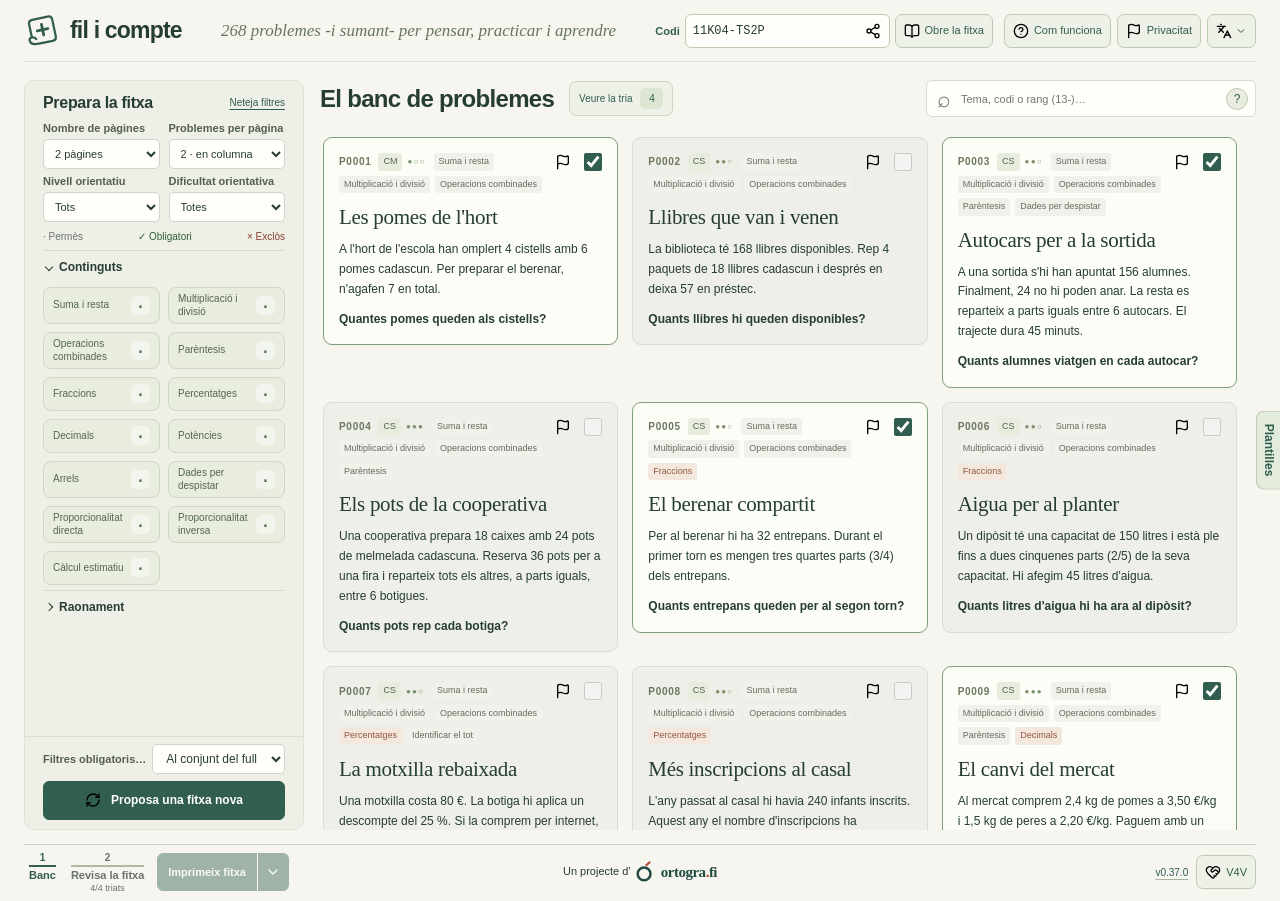
<file: index.html>
<!doctype html>
<html lang="ca">
<head>
  <meta charset="utf-8"><meta name="viewport" content="width=device-width,initial-scale=1">
  <title>Problemes de matemàtiques en català | Fil i compte</title>
  <meta name="description" content="Tria problemes de matemàtiques en català i crea fitxes imprimibles amb solucionari per a cicle mitjà, cicle superior i inici d’ESO.">
  <link rel="canonical" href="https://filicompte.ortogra.fi/">
  <link rel="alternate" hreflang="ca" href="https://filicompte.ortogra.fi/">
  <link rel="alternate" hreflang="es" href="https://filicompte.ortogra.fi/es/">
  <link rel="icon" type="image/svg+xml" sizes="any" href="assets/brand/favicon.svg">
  <link rel="stylesheet" href="styles.css">
  <script defer src="catalog-data.js"></script><script defer src="i18n.js"></script><script defer src="core.js"></script><script defer src="lot-code.js"></script><script defer src="releases.js"></script><script defer src="analytics.js"></script><script defer src="privacy-help.js"></script><script defer src="app.js"></script>
</head>
<body>
  <a class="skip" href="#catalogue">Salta al banc de problemes</a>
  <div class="app-shell">
    <header class="masthead"><a class="brand" href="./index.html"><img class="brand-mark" src="assets/brand/fil-i-compte.svg" width="36" height="36" alt=""><span>fil i compte</span></a><span class="edition" id="catalogue-motto"></span><div class="masthead-actions"><form id="lot-form" class="code-form"><label for="lot-input">Codi</label><div class="code-input-wrap"><input id="lot-input" maxlength="400" spellcheck="false" autocapitalize="characters" autocomplete="off" placeholder="Enganxa un codi" aria-describedby="code-status"><button class="code-copy" type="button" id="lot-copy" aria-label="Copia el codi actual" title="Copia el codi actual"><img class="ui-icon" src="assets/lucide/share-2.svg" alt="" width="16" height="16"></button></div><button class="footer-pill code-load" type="submit" aria-label="Obre la fitxa del codi introduït" title="Obre la fitxa del codi introduït"><img class="ui-icon" src="assets/lucide/book-open.svg" alt="" width="16" height="16"><span>Obre la fitxa</span></button><span id="code-status" role="status"></span></form><button class="footer-pill" aria-label="Com funciona" id="help-toggle" aria-haspopup="dialog" aria-controls="help-dialog"><img class="ui-icon" src="assets/lucide/circle-question-mark.svg" alt="" width="16" height="16"> <span class="help-label">Com funciona</span></button><button type="button" class="footer-pill" id="privacy-open" aria-label="Privacitat i avisos" aria-haspopup="dialog" aria-controls="privacy-dialog" title="Privacitat i avisos"><img class="ui-icon" src="assets/lucide/flag.svg" alt="" width="16" height="16"><span class="privacy-label">Privacitat</span></button>
      <div class="masthead-tools">
        <button id="templates-open" class="templates-tab" aria-haspopup="dialog" aria-controls="lot-dialog">Plantilles</button>
        <button class="footer-pill language-toggle" id="language-toggle" type="button" popovertarget="language-menu" aria-label="Idioma" title="Idioma" aria-controls="language-menu"><img class="ui-icon" src="assets/lucide/languages.svg" alt="" width="16" height="16"><svg class="language-chevron" width="12" height="12" viewBox="0 0 24 24" fill="none" stroke="currentColor" stroke-width="2" stroke-linecap="round" stroke-linejoin="round" aria-hidden="true"><path d="m6 9 6 6 6-6"/></svg></button>
      </div>
    </div></header>
    <div class="step-viewport"><div class="step-track">
    <main class="workspace" id="bank-step">
      <aside id="bank-filters" class="filters" aria-label="Prepara la fitxa">
        <button id="bank-filter-toggle" class="mobile-panel-toggle" type="button" aria-expanded="false" aria-controls="bank-filter-heading filter-options bank-filter-scope">Filtres</button>
        <div id="bank-filter-heading" class="panel-heading"><h2>Prepara la fitxa</h2><button id="reset" class="text-button">Neteja filtres</button></div>
        <div id="filter-options" class="filter-scroll" role="region" aria-label="Opcions de configuració"><div class="two-fields"><div class="field"><label for="page-count">Nombre de pàgines</label><select id="page-count"><option value="1">1 pàgina</option><option value="2" selected>2 pàgines</option><option value="4">4 pàgines</option><option value="6">6 pàgines</option></select></div><div class="field"><label for="per-page">Problemes per pàgina</label><select id="per-page"><option value="2">2 · en columna</option><option value="3">3 · en columna</option><option value="4">4 · 2 × 2</option></select></div></div>
        <div class="two-fields"><div class="field"><label for="level">Nivell orientatiu</label><select id="level" aria-describedby="orientation-instructions" title="Inclou combinacions equivalents de nivell i dificultat."><option value="">Tots</option><option value="mitja">Cicle mitjà</option><option value="superior">Cicle superior</option><option value="eso">Inici d’ESO</option></select></div><div class="field"><label for="difficulty">Dificultat orientativa</label><select id="difficulty" aria-describedby="orientation-instructions" title="CS intermedi equival a CM repte i inici d’ESO accessible."><option value="">Totes</option><option value="1">Accessible</option><option value="2">Intermedi</option><option value="3">Repte</option></select></div></div><p id="orientation-instructions" class="sr-only">Nivell i dificultat s'interpreten conjuntament i inclouen combinacions equivalents entre cicles. Per exemple, cicle superior intermedi inclou cicle mitjà repte i inici d'ESO accessible.</p>
        <p class="filter-key"><span>· Permès</span><span>✓ Obligatori</span><span>× Exclòs</span></p>
        <p id="feature-instructions" class="sr-only">Clica per passar de permès a obligatori, d'obligatori a exclòs i d'exclòs a permès. També pots fer servir les fletxes esquerra i dreta.</p>
        <div class="filter-sections">
          <section class="filter-section">
            <h3><button type="button" id="contents-title" class="filter-section-toggle" aria-expanded="true" aria-controls="contents-body"><span>Continguts</span><span id="contents-count" class="filter-section-count"></span></button></h3>
            <div id="contents-body" class="feature-scroll" tabindex="0" role="region" aria-label="Filtres de contingut"><div id="feature-filters" class="feature-grid"></div></div>
          </section>
          <section class="filter-section reasoning-section">
            <h3><button type="button" id="reasoning-title" class="filter-section-toggle" aria-expanded="false" aria-controls="reasoning-body"><span>Raonament</span><span id="reasoning-count" class="filter-section-count"></span></button></h3>
            <div id="reasoning-body" class="feature-scroll" tabindex="0" role="region" aria-label="Filtres de raonament" hidden><div id="reasoning-filters" class="feature-grid"></div></div>
          </section>
        </div>
        <span id="feature-status" class="sr-only" role="status" aria-live="polite"></span>
        </div><div class="filter-actions bank-filter-actions">
          <div id="bank-filter-scope" class="field scope-field"><label for="scope">Filtres obligatoris…</label><select id="scope" aria-describedby="scope-instructions"><option value="sheet">Al conjunt del full</option><option value="each">En cada problema</option></select><p id="scope-instructions" class="sr-only">Els filtres de contingut i raonament es combinen. Les exclusions afecten tot el full.</p></div>
          <button class="primary compose-button" id="compose"><img class="ui-icon" src="assets/lucide/refresh-cw.svg" alt="" width="16" height="16"> Proposa una fitxa nova</button><p id="bank-feedback" role="status"></p>
        </div>
      </aside>
      <section class="catalogue" id="catalogue" aria-labelledby="catalogue-title">
        <div class="catalogue-heading"><div class="catalogue-title-group"><h1 id="catalogue-title" tabindex="-1">El banc de problemes</h1><button id="selection-toggle" class="selection-toggle" popovertarget="selection-popover" aria-haspopup="dialog"><span class="selection-toggle-label"><span class="selection-toggle-prefix">Veure la </span><span class="selection-toggle-noun">tria</span></span><span id="selection-badge" class="selection-badge">4</span></button></div><div class="search"><label class="sr-only" for="search">Cerca al banc</label><span aria-hidden="true">⌕</span><input type="search" id="search" maxlength="200" placeholder="Tema, codi o rang (13-)…" aria-describedby="search-instructions"><button id="search-help-toggle" class="search-help-toggle" popovertarget="search-help" aria-label="Com cercar per codi o rang" title="Com cercar per codi o rang">?</button><span id="search-instructions" class="sr-only">Cerca text o filtra per codis com als rangs d'impressió: -4, 5-7,9-10 o 13-. Els codis i rangs també limiten la proposta automàtica.</span><span id="search-status" class="sr-only" role="status" aria-live="polite"></span></div></div>
        <div class="catalogue-scroll" id="catalogue-scroll" role="region" aria-label="Problemes disponibles" tabindex="0"><div class="cards" id="cards"></div><div id="empty" class="empty" hidden><span aria-hidden="true">∅</span><h2>Encara no tenim aquesta combinació.</h2><p>Amplia els filtres per trobar més problemes del catàleg.</p></div></div>
      </section>
    </main>
    <section id="preview" class="preview" inert aria-hidden="true" aria-labelledby="preview-title">
      <aside class="filters preview-sidebar" aria-label="Configuració de la fitxa">
        <div class="panel-heading">
          <h2 id="preview-title" tabindex="-1">Revisa la fitxa</h2>
          <div class="preview-mobile-actions">
            <button id="preview-settings-toggle" class="mobile-panel-toggle" type="button" aria-expanded="false" aria-controls="preview-settings">Configuració</button>
            <button id="preview-order-toggle" class="mobile-panel-toggle" type="button" aria-pressed="false" aria-controls="pages">Reordena</button>
          </div>
        </div>
        <div id="preview-settings" class="filter-scroll" tabindex="0" role="region" aria-label="Opcions de la fitxa">
          <div class="field"><label for="sheet-title">Títol (opcional)</label><input id="sheet-title" maxlength="65" value="Problemes per pensar" placeholder="Sense títol"></div>
          <div class="field"><label for="work-pattern">Zona de treball</label><select id="work-pattern"><option value="dots">Puntejada</option><option value="grid">Quadrícula de 6 mm</option><option value="lines">Línies suaus</option><option value="blank">En blanc</option></select></div>
          <label class="brand-option"><input id="show-brand" type="checkbox" checked> Inclou «fil i compte»</label>
          <label class="brand-option"><input id="repeat-header" type="checkbox"> Repeteix la capçalera a cada pàgina</label>
          <div class="field"><label for="sheet-group">Grup (opcional)</label><input id="sheet-group" maxlength="30" placeholder="Per exemple, 6è A"></div>
          <h3>Document</h3><div class="view-tabs" role="group" aria-label="Previsualització"><button id="view-exercises" aria-pressed="true">Exercicis</button><button id="view-solutions" aria-pressed="false">Solucionari</button></div>
          <p class="hint">Pots canviar l’ordre dels problemes amb les fletxes de la previsualització.</p>
          <p id="order-status" class="sr-only" role="status"></p>
          <p class="hint answer-note" id="answer-note" hidden>Una possible resolució. Els dibuixos, els esquemes i altres procediments correctes també són vàlids.</p>
        </div>
      </aside>
      <div class="preview-viewer">
        <div id="preview-canvas" class="preview-canvas" role="region" aria-label="Vista de la fitxa" tabindex="0"><div id="pages" class="pages"></div></div>
        <div class="viewer-controls" role="group" aria-label="Controls del visor">
          <button id="zoom-in" aria-label="Amplia el document" title="Amplia"><img class="ui-icon" src="assets/lucide/zoom-in.svg" alt="" width="16" height="16"></button>
          <output id="zoom-value" aria-live="polite">100 %</output>
          <button id="zoom-out" aria-label="Allunya el document" title="Allunya"><img class="ui-icon" src="assets/lucide/zoom-out.svg" alt="" width="16" height="16"></button>
          <button id="zoom-fit" aria-label="Ajusta les pàgines" title="Ajusta les pàgines"><img src="assets/lucide/scan.svg" width="20" height="20" alt="" aria-hidden="true"></button>
        </div>
      </div>
    </section>
    </div></div>
    <footer class="selection-bar" aria-label="Navegació i accions de la fitxa">
      <div class="footer-navigation">
        <nav class="step-navigation" aria-label="Passos de la fitxa">
          <button id="close-preview" class="step-button" aria-current="step"><span class="step-number" aria-hidden="true">1</span><span>Banc</span></button>
          <div class="review-step"><button id="preview-button" class="step-button" aria-describedby="selection-status"><span class="step-number" aria-hidden="true">2</span><span>Revisa la fitxa</span></button><p id="selection-status" class="selection-summary" role="status" aria-atomic="true"></p></div>
        </nav>
        <div class="footer-print" role="group" aria-label="Impressió i PDF">
          <button id="print-exercises" class="primary" disabled aria-label="Imprimeix fitxa / PDF" title="Imprimeix fitxa / PDF"><img class="ui-icon" src="assets/lucide/printer.svg" alt="" width="16" height="16"><span class="print-label">Imprimeix fitxa</span><span class="print-label-mobile">Imprimeix</span></button>
          <button id="print-options-toggle" class="primary" type="button" disabled popovertarget="print-options" aria-label="Més opcions d’impressió" title="Més opcions d’impressió"><svg class="ui-icon" width="16" height="16" viewBox="0 0 24 24" fill="none" stroke="currentColor" stroke-width="2" stroke-linecap="round" stroke-linejoin="round" aria-hidden="true"><path d="m6 9 6 6 6-6"/></svg></button>
        </div>
      </div>
      <p class="umbrella-project">Un projecte d’<a href="https://ortogra.fi/" class="umbrella-brand"><svg viewBox="0 0 48 48" fill="none" stroke-linecap="round" aria-hidden="true"><circle cx="22" cy="28" r="14" stroke="currentColor" stroke-width="5.5"/><path d="m27 9 7-6" stroke="var(--umbrella-accent)" stroke-width="4.5"/></svg><span>ortogra<span class="umbrella-dot">.</span>fi</span></a></p>
      <div class="footer-version footer-project"><button id="version-history" class="version-button" aria-haspopup="dialog" aria-controls="history-dialog" aria-label="Historial de versions">Historial de versions</button><button id="v4v-open" class="footer-pill" aria-haspopup="dialog" aria-controls="v4v-dialog" aria-label="Sobre el projecte · V4V"><img class="ui-icon" src="assets/lucide/heart-handshake.svg" alt="" width="16" height="16"> V4V</button></div>
    </footer>
  </div>
  <nav id="language-menu" class="selection-popover language-menu" popover aria-label="Idioma"><a href="./" hreflang="ca" lang="ca" aria-current="page">Català</a><a href="es/" hreflang="es" lang="es">Castellano</a></nav>
  <div id="print-options" class="selection-popover print-options" popover role="group" aria-label="Més opcions d’impressió"><button id="print-solutions" type="button" disabled autofocus>Imprimeix solucionari</button></div>
  <div id="search-help" class="selection-popover search-help-popover" popover role="dialog" aria-labelledby="search-help-title">
    <header class="selection-popover-heading"><h2 id="search-help-title">Cerca per codi o rang</h2><button class="selection-close" popovertarget="search-help" popovertargetaction="hide" aria-label="Tanca l'ajuda de cerca" autofocus><img class="ui-icon" src="assets/lucide/x.svg" alt="" width="16" height="16"></button></header>
    <div class="search-help-content"><p>Com els rangs d’impressió. Prem un exemple:</p><dl><dt><button data-search-example="-4">-4</button></dt><dd>Del P0001 al P0004.</dd><dt><button data-search-example="5-7,9-10">5-7,9-10</button></dt><dd>Del 5 al 7 i del 9 al 10.</dd><dt><button data-search-example="13-">13-</button></dt><dd>Del P0013 fins a l’últim.</dd><dt><button data-search-example="P0013">P0013</button></dt><dd>Només aquest problema.</dd></dl><p>Pots escriure els codis amb P o sense. Els extrems s’inclouen.</p><p><strong>Els codis i rangs també limiten la proposta automàtica.</strong> El text només cerca al banc.</p><p id="search-error" class="search-error" hidden></p></div>
  </div>
  <div id="selection-popover" class="selection-popover" popover role="dialog" aria-labelledby="selection-title">
    <header class="selection-popover-heading"><div><h2 id="selection-title">La teva tria</h2><p id="selection-total"></p></div><button id="close-selection" class="selection-close" popovertarget="selection-popover" popovertargetaction="hide" aria-label="Tanca la tria" autofocus><img class="ui-icon" src="assets/lucide/x.svg" alt="" width="16" height="16"></button></header>
    <ol id="selection-list" class="selection-list"></ol><p id="selection-empty" class="selection-empty" hidden>Encara no has triat cap problema.</p>
  </div>
  <dialog id="help-dialog" class="history-dialog guide-dialog" aria-labelledby="help-title">
    <header class="history-heading"><div><p class="history-eyebrow">fil i compte</p><h2 id="help-title">Com funciona</h2></div><button id="close-help" class="history-close" aria-label="Tanca l’ajuda" autofocus><img class="ui-icon" src="assets/lucide/x.svg" alt="" width="16" height="16"></button></header>
    <div class="history-scroll help-content" tabindex="0" role="region" aria-label="Seleccionar i filtrar">
      <section class="help-section" aria-labelledby="help-select-title"><h3 id="help-select-title"><span class="help-step" aria-hidden="true">1</span> Tria els problemes</h3><p>Marca les caselles o prem «Proposa una fitxa nova».</p>
        <article class="help-example" id="help-example"><header><h4 id="help-example-title"></h4><label class="help-select-hint"><span>Marca aquí →</span><input type="checkbox" id="help-example-select" aria-label="Selecciona el problema d’exemple"></label></header><p id="help-example-statement"></p><p id="help-example-question" class="help-example-question"></p></article>
      </section>
      <section class="help-section" aria-labelledby="help-filter-title"><h3 id="help-filter-title"><span class="help-step" aria-hidden="true">2</span> Filtra els continguts i el raonament</h3><p>Cada clic canvia l’estat. Prova-ho:</p>
        <div id="help-filter-demo" class="help-filter-demo"><button type="button" id="help-filter" class="feature-chip" aria-describedby="help-filter-meaning"><span class="feature-name">Fraccions</span><span class="feature-state" aria-hidden="true">·</span></button><span id="help-demo-state" class="help-demo-state">Permès</span><span class="help-demo-pointer" id="help-demo-pointer" aria-hidden="true"><span class="help-click-ring"></span><svg viewBox="0 0 24 26" width="24" height="26"><polygon points="3,2 3,18 8,14 12,23 16,21 12,13 20,12" fill="#fffefa" stroke="#315e4e" stroke-width="1.5" stroke-linejoin="round"/></svg></span></div>
        <div class="help-filter-meaning" id="help-filter-meaning"><p><strong>· Permès</strong><span>Pot aparèixer</span></p><p><strong>✓ Obligatori</strong><span>Hi ha de sortir</span></p><p><strong>× Exclòs</strong><span>No hi pot sortir</span></p></div>
        <p class="help-scope">Els obligatoris poden aplicar-se al conjunt de la fitxa o a cada problema.</p>
      </section>
      <section class="help-section" aria-labelledby="help-orientation-title"><h3 id="help-orientation-title">Nivell i dificultat</h3><p>Són orientatius i inclouen combinacions equivalents: CM repte = CS intermedi = inici d’ESO accessible. CS repte = inici d’ESO intermedi. Les exclusions de continguts sempre es respecten.</p></section>
      <section class="help-section" aria-labelledby="help-search-title"><h3 id="help-search-title">Cerca i evita repetir</h3><p>Al cercador, escriu <strong>13-</strong> per veure des del P0013 fins a l’últim, <strong>-4</strong> per veure els quatre primers, o <strong>5-7,9-10</strong> per combinar rangs. Els extrems s’inclouen i pots afegir la P als codis. Aquests rangs també limiten la proposta automàtica. El botó ? del cercador té exemples que pots aplicar amb un clic.</p></section>
    </div>
  </dialog>
  <dialog id="history-dialog" class="history-dialog" aria-labelledby="history-title">
    <header class="history-heading">
      <div>
        <p class="history-eyebrow">fil i compte</p>
        <h2 id="history-title">Historial de versions</h2>
        <a class="history-source" href="https://github.com/aaronFortuno/fil-i-compte/blob/main/CHANGELOG.md" target="_blank" rel="noopener noreferrer">Historial complet a GitHub <img class="ui-icon" src="assets/lucide/arrow-up-right.svg" alt="" width="12" height="12"></a>
      </div>
      <button id="close-history" class="history-close" aria-label="Tanca l’historial" autofocus><img class="ui-icon" src="assets/lucide/x.svg" alt="" width="16" height="16"></button>
    </header>
    <div class="history-scroll" tabindex="0" role="region" aria-label="Canvis de cada versió"><ol id="release-list" class="release-list"></ol></div>
  </dialog>
  <dialog id="lot-dialog" class="history-dialog templates-drawer" aria-labelledby="template-title">
    <header class="history-heading"><h2 id="template-title" tabindex="-1">Plantilles</h2><button id="lot-close" class="history-close" aria-label="Tanca"><img class="ui-icon" src="assets/lucide/x.svg" alt="" width="16" height="16"></button></header>
    <div class="history-scroll utility-content">
      <section class="utility-card" aria-labelledby="template-title">
        <p>Desa la fitxa amb els exercicis en ordre, la pauta, la capçalera i els filtres. Les plantilles només són disponibles en aquest navegador.</p>
        <form id="template-save" class="template-save">
          <label for="template-name">Nom de la plantilla</label>
          <div class="template-save-row"><input id="template-name" maxlength="80" required placeholder="Per exemple, Càlcul de 5è"><button class="primary" type="submit">Desa</button></div>
        </form>
        <p id="template-incomplete" hidden>Completa la tria per desar-la com a plantilla.</p>
        <p id="template-empty">Encara no tens cap plantilla desada.</p>
        <ul id="template-list" class="template-list" aria-label="Plantilles desades"></ul>
      </section>
      <p id="lot-status" role="status"></p>
    </div>
  </dialog>
  <dialog id="v4v-dialog" class="history-dialog" aria-labelledby="v4v-title">
    <header class="history-heading"><h2 id="v4v-title">Sobre el projecte</h2><button id="v4v-close" class="history-close" aria-label="Tanca"><img class="ui-icon" src="assets/lucide/x.svg" alt="" width="16" height="16"></button></header>
    <div class="history-scroll v4v-content">
      <section class="v4v-intro" aria-label="Suport al projecte">
        <div class="v4v-intro-copy">
          <p>Fil i compte és un recurs gratuït per preparar fitxes de matemàtiques i els seus solucionaris. Tria els problemes, ordena’ls i imprimeix-los en un full a mida.</p>
          <p>El projecte segueix la filosofia Value for Value: si et resulta útil, recomanar-lo o fer-hi una aportació voluntària per Lightning són dues maneres de donar-hi suport.</p>
          <label for="v4v-address">Lightning Network</label>
          <div class="v4v-address-row"><input id="v4v-address" value="aptswim903@walletofsatoshi.com" readonly><button id="v4v-copy" aria-label="Copia l’adreça Lightning" title="Copia l’adreça Lightning"><img class="ui-icon" src="assets/lucide/copy.svg" alt="" width="16" height="16"></button></div>
          <p id="v4v-status" role="status"></p>
        </div>
        <a class="v4v-qr" href="lightning:LNURL1DP68GURN8GHJ7AMPD3KX2AR0VEEKZAR0WD5XJTNRDAKJ7TNHV4KXCTTTDEHHWM30D3H82UNVWQHKZUR5WDMKJMFEXQESLJTDDS" aria-label="Obre la cartera Lightning"><img src="assets/v4v/lightning.svg" alt="Codi QR per fer una aportació voluntària amb Lightning" width="128" height="128"></a>
      </section>
      <div class="project-grid">
        <div>
          <section><h3>Sobre l’autor · Aarón Fortuño</h3><div class="project-author"><img src="assets/author/aaron-fortuno.png" width="128" height="128" alt="Aarón Fortuño" loading="lazy"><div><p>Soc docent i creo recursos educatius per a l’aula. Al meu portfoli hi trobaràs Fil i compte i altres projectes.</p><p><a href="https://aaronfortuno.github.io/portfolio/">El meu portfoli <img class="ui-icon" src="assets/lucide/arrow-up-right.svg" alt="" width="16" height="16"></a></p></div></div></section>
        </div>
        <section class="project-credits"><h3>Repositori</h3>
          <p class="project-links">
            <a href="https://github.com/aaronFortuno/fil-i-compte">GitHub · Fil i compte <img class="ui-icon" src="assets/lucide/arrow-up-right.svg" alt="" width="16" height="16"></a>
            <a href="https://github.com/aaronFortuno/fil-i-compte/blob/main/LICENSE">Llicència oberta · MIT <img class="ui-icon" src="assets/lucide/arrow-up-right.svg" alt="" width="16" height="16"></a>
          </p>
          <h3>Crèdits i recursos</h3><ul class="credit-list">
          <li><a href="https://lucide.dev/">Lucide</a> · Icones distribuïdes amb la <a href="assets/lucide/LICENSE">llicència ISC i els avisos MIT corresponents</a>.</li>
          <li><a href="assets/brand/README.md">Logo i favicon «Fil que emmarca»</a> · Disseny propi del projecte.</li>
          <li>Retrat de l’autor reutilitzat de <a href="https://pentagrama.page/">Pentagrama</a> i QR Lightning compartit amb <a href="https://plec.ortogra.fi/">Plec</a>.</li>
        </ul></section>
      </div>
    </div>
  </dialog>
  <dialog class="history-dialog guide-dialog" id="privacy-dialog" aria-labelledby="privacy-title">
    <header class="history-heading"><div><p class="history-eyebrow">fil i compte</p><h2 id="privacy-title">Privacitat i avisos</h2></div><button type="button" id="privacy-close" class="history-close" aria-label="Tanca"><img class="ui-icon" src="assets/lucide/x.svg" alt="" width="16" height="16"></button></header>
    <div class="history-scroll privacy-content" tabindex="0">
      <div class="privacy-main">
        <p>Fem servir Umami per comptar visites, propostes de fitxa, seleccions manuals de problemes, accions amb plantilles i peticions d’impressió. Excloem els noms, els grups, els títols, les cerques i els codis de fitxa.</p>
        <p>Quan envies un avís, Umami rep els motius que has marcat, el codi del problema, la versió, la llengua i si l’avís és sobre l’enunciat o el solucionari.</p>
        <p id="privacy-state" class="privacy-state" role="status"></p>
        <div class="utility-actions"><button type="button" class="secondary" id="privacy-disable">Desactiva l’analítica</button><button type="button" class="primary" id="privacy-temporary">Permet temporalment</button></div>
      </div>
      <details id="privacy-browser-help" open hidden>
        <summary>Com habilitar els avisos al meu navegador</summary>
        <div class="field"><label for="privacy-browser">Navegador</label><select id="privacy-browser"><option value="brave">Brave</option><option value="chrome">Chrome</option><option value="firefox">Firefox</option><option value="edge">Edge</option><option value="safari">Safari</option><option value="other">Un altre</option></select></div>
        <p id="privacy-help-intro"></p><ol id="privacy-help-steps"></ol><p id="privacy-help-scope" class="hint"></p><a id="privacy-help-source" target="_blank" rel="noopener noreferrer">Ajuda oficial del navegador</a>
      </details>
      <p class="hint">El permís temporal dura fins que tanques la pestanya. Amb l’analítica desactivada pots preparar i imprimir fitxes. <a href="https://umami.is/privacy" target="_blank" rel="noopener noreferrer">Privacitat d’Umami</a>.</p>
    </div>
  </dialog>
  <dialog id="report-dialog" class="history-dialog" aria-labelledby="report-title" aria-describedby="report-context">
    <header class="history-heading">
      <div><p id="report-context" class="history-eyebrow"></p><h2 id="report-title">Notifica un error</h2></div>
      <button type="button" id="report-close" class="history-close" aria-label="Tanca"><img class="ui-icon" src="assets/lucide/x.svg" alt="" width="16" height="16"></button>
    </header>
    <form id="report-form" class="history-scroll report-form">
      <fieldset id="report-reasons">
        <legend>Marca un motiu o més</legend>
        <label><input type="checkbox" name="reason" value="calculation" autofocus> Càlcul o resultat</label>
        <label><input type="checkbox" name="reason" value="setup"> Dades o plantejament</label>
        <label><input type="checkbox" name="reason" value="ambiguity"> Enunciat o explicació ambigus</label>
        <label><input type="checkbox" name="reason" value="wording"> Errada de text o traducció</label>
        <label><input type="checkbox" name="reason" value="other"> Un altre motiu</label>
      </fieldset>
      <p id="report-feedback" role="status"></p>
      <div class="report-actions">
        <button type="button" id="report-cancel" class="secondary">Cancel·la</button>
        <button type="submit" id="report-submit" class="primary" disabled>Envia l’avís</button>
      </div>
    </form>
  </dialog>
  <div id="report-tooltip" class="context-tooltip" popover="manual" role="tooltip"></div>
  <div id="reasoning-tooltip" class="context-tooltip" popover="manual" role="tooltip" aria-hidden="true"></div>
  <span id="report-status" class="sr-only" role="status"></span>
  <div id="print-root"></div>
  <noscript>Aquest compositor necessita JavaScript activat. El catàleg original és a data/catalog.json.</noscript>
</body>
</html>
</file>
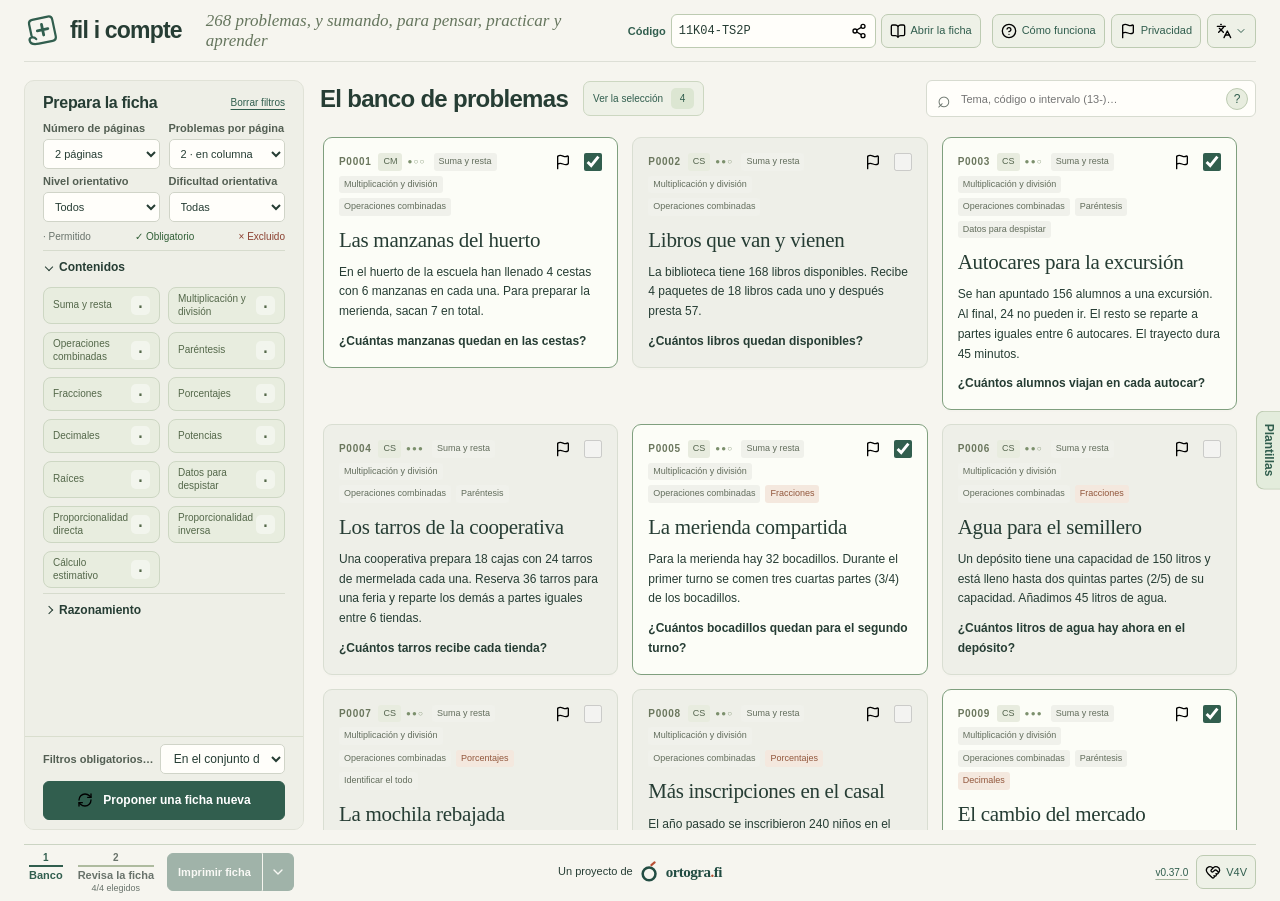
<file: es/index.html>
<!-- Generat amb node tools/build-ui.cjs. Editeu index.html i i18n/es-page.json. -->
<!doctype html>
<html lang="es">
<head>
  <meta charset="utf-8"><meta name="viewport" content="width=device-width,initial-scale=1">
  <title>Problemas de matemáticas y fichas imprimibles | Fil i compte</title>
  <meta name="description" content="Elige problemas de matemáticas en castellano y crea fichas imprimibles con solucionario para 3.º a 6.º de Primaria e inicio de ESO.">
  <link rel="canonical" href="https://filicompte.ortogra.fi/es/">
  <link rel="alternate" hreflang="ca" href="https://filicompte.ortogra.fi/">
  <link rel="alternate" hreflang="es" href="https://filicompte.ortogra.fi/es/">
  <link rel="icon" type="image/svg+xml" sizes="any" href="../assets/brand/favicon.svg">
  <link rel="stylesheet" href="../styles.css">
  <script defer src="../catalog-data-es.js"></script><script defer src="../i18n.js"></script><script defer src="../core.js"></script><script defer src="../lot-code.js"></script><script defer src="../releases.js"></script><script defer src="../i18n/es-releases.js"></script><script defer src="../analytics.js"></script><script defer src="../privacy-help.js"></script><script defer src="../app.js"></script>
</head>
<body>
  <a class="skip" href="#catalogue">Saltar al banco de problemas</a>
  <div class="app-shell">
    <header class="masthead"><a class="brand" href="./index.html"><img class="brand-mark" src="../assets/brand/fil-i-compte.svg" width="36" height="36" alt=""><span>fil i compte</span></a><span class="edition" id="catalogue-motto"></span><div class="masthead-actions"><form id="lot-form" class="code-form"><label for="lot-input">Código</label><div class="code-input-wrap"><input id="lot-input" maxlength="400" spellcheck="false" autocapitalize="characters" autocomplete="off" placeholder="Pega un código" aria-describedby="code-status"><button class="code-copy" type="button" id="lot-copy" aria-label="Copiar el código actual" title="Copiar el código actual"><img class="ui-icon" src="../assets/lucide/share-2.svg" alt="" width="16" height="16"></button></div><button class="footer-pill code-load" type="submit" aria-label="Abrir la ficha del código introducido" title="Abrir la ficha del código introducido"><img class="ui-icon" src="../assets/lucide/book-open.svg" alt="" width="16" height="16"><span>Abrir la ficha</span></button><span id="code-status" role="status"></span></form><button class="footer-pill" aria-label="Cómo funciona" id="help-toggle" aria-haspopup="dialog" aria-controls="help-dialog"><img class="ui-icon" src="../assets/lucide/circle-question-mark.svg" alt="" width="16" height="16"> <span class="help-label">Cómo funciona</span></button><button type="button" class="footer-pill" id="privacy-open" aria-label="Privacidad y avisos" aria-haspopup="dialog" aria-controls="privacy-dialog" title="Privacidad y avisos"><img class="ui-icon" src="../assets/lucide/flag.svg" alt="" width="16" height="16"><span class="privacy-label">Privacidad</span></button>
      <div class="masthead-tools">
        <button id="templates-open" class="templates-tab" aria-haspopup="dialog" aria-controls="lot-dialog">Plantillas</button>
        <button class="footer-pill language-toggle" id="language-toggle" type="button" popovertarget="language-menu" aria-label="Idioma" title="Idioma" aria-controls="language-menu"><img class="ui-icon" src="../assets/lucide/languages.svg" alt="" width="16" height="16"><svg class="language-chevron" width="12" height="12" viewBox="0 0 24 24" fill="none" stroke="currentColor" stroke-width="2" stroke-linecap="round" stroke-linejoin="round" aria-hidden="true"><path d="m6 9 6 6 6-6"/></svg></button>
      </div>
    </div></header>
    <div class="step-viewport"><div class="step-track">
    <main class="workspace" id="bank-step">
      <aside id="bank-filters" class="filters" aria-label="Prepara la ficha">
        <button id="bank-filter-toggle" class="mobile-panel-toggle" type="button" aria-expanded="false" aria-controls="bank-filter-heading filter-options bank-filter-scope">Filtros</button>
        <div id="bank-filter-heading" class="panel-heading"><h2>Prepara la ficha</h2><button id="reset" class="text-button">Borrar filtros</button></div>
        <div id="filter-options" class="filter-scroll" role="region" aria-label="Opciones de configuración"><div class="two-fields"><div class="field"><label for="page-count">Número de páginas</label><select id="page-count"><option value="1">1 página</option><option value="2" selected>2 páginas</option><option value="4">4 páginas</option><option value="6">6 páginas</option></select></div><div class="field"><label for="per-page">Problemas por página</label><select id="per-page"><option value="2">2 · en columna</option><option value="3">3 · en columna</option><option value="4">4 · 2 × 2</option></select></div></div>
        <div class="two-fields"><div class="field"><label for="level">Nivel orientativo</label><select id="level" aria-describedby="orientation-instructions" title="Incluye combinaciones equivalentes de nivel y dificultad."><option value="">Todos</option><option value="mitja">Ciclo medio</option><option value="superior">Ciclo superior</option><option value="eso">Inicio de ESO</option></select></div><div class="field"><label for="difficulty">Dificultad orientativa</label><select id="difficulty" aria-describedby="orientation-instructions" title="El nivel intermedio de ciclo superior equivale a reto de ciclo medio y a accesible de inicio de ESO."><option value="">Todas</option><option value="1">Accesible</option><option value="2">Intermedio</option><option value="3">Reto</option></select></div></div><p id="orientation-instructions" class="sr-only">El nivel y la dificultad se interpretan juntos e incluyen combinaciones equivalentes entre ciclos. Por ejemplo, ciclo superior intermedio incluye ciclo medio reto e inicio de ESO accesible.</p>
        <p class="filter-key"><span>· Permitido</span><span>✓ Obligatorio</span><span>× Excluido</span></p>
        <p id="feature-instructions" class="sr-only">Pulsa para pasar de permitido a obligatorio, de obligatorio a excluido y de excluido a permitido. También puedes usar las flechas izquierda y derecha.</p>
        <div class="filter-sections">
          <section class="filter-section">
            <h3><button type="button" id="contents-title" class="filter-section-toggle" aria-expanded="true" aria-controls="contents-body"><span>Contenidos</span><span id="contents-count" class="filter-section-count"></span></button></h3>
            <div id="contents-body" class="feature-scroll" tabindex="0" role="region" aria-label="Filtros de contenido"><div id="feature-filters" class="feature-grid"></div></div>
          </section>
          <section class="filter-section reasoning-section">
            <h3><button type="button" id="reasoning-title" class="filter-section-toggle" aria-expanded="false" aria-controls="reasoning-body"><span>Razonamiento</span><span id="reasoning-count" class="filter-section-count"></span></button></h3>
            <div id="reasoning-body" class="feature-scroll" tabindex="0" role="region" aria-label="Filtros de razonamiento" hidden><div id="reasoning-filters" class="feature-grid"></div></div>
          </section>
        </div>
        <span id="feature-status" class="sr-only" role="status" aria-live="polite"></span>
        </div><div class="filter-actions bank-filter-actions">
          <div id="bank-filter-scope" class="field scope-field"><label for="scope">Filtros obligatorios…</label><select id="scope" aria-describedby="scope-instructions"><option value="sheet">En el conjunto de la ficha</option><option value="each">En cada problema</option></select><p id="scope-instructions" class="sr-only">Los filtros de contenido y razonamiento se combinan. Las exclusiones se aplican a toda la ficha.</p></div>
          <button class="primary compose-button" id="compose"><img class="ui-icon" src="../assets/lucide/refresh-cw.svg" alt="" width="16" height="16"> Proponer una ficha nueva</button><p id="bank-feedback" role="status"></p>
        </div>
      </aside>
      <section class="catalogue" id="catalogue" aria-labelledby="catalogue-title">
        <div class="catalogue-heading"><div class="catalogue-title-group"><h1 id="catalogue-title" tabindex="-1">El banco de problemas</h1><button id="selection-toggle" class="selection-toggle" popovertarget="selection-popover" aria-haspopup="dialog"><span class="selection-toggle-label"><span class="selection-toggle-prefix">Ver la </span><span class="selection-toggle-noun">selección</span></span><span id="selection-badge" class="selection-badge">4</span></button></div><div class="search"><label class="sr-only" for="search">Buscar en el banco</label><span aria-hidden="true">⌕</span><input type="search" id="search" maxlength="200" placeholder="Tema, código o intervalo (13-)…" aria-describedby="search-instructions"><button id="search-help-toggle" class="search-help-toggle" popovertarget="search-help" aria-label="Cómo buscar por código o intervalo" title="Cómo buscar por código o intervalo">?</button><span id="search-instructions" class="sr-only">Busca por texto o filtra por códigos como en los intervalos de impresión (-4, 5-7,9-10 o 13-). Los códigos e intervalos también limitan la propuesta automática.</span><span id="search-status" class="sr-only" role="status" aria-live="polite"></span></div></div>
        <div class="catalogue-scroll" id="catalogue-scroll" role="region" aria-label="Problemas disponibles" tabindex="0"><div class="cards" id="cards"></div><div id="empty" class="empty" hidden><span aria-hidden="true">∅</span><h2>Todavía no tenemos esta combinación.</h2><p>Amplía los filtros para encontrar más problemas del catálogo.</p></div></div>
      </section>
    </main>
    <section id="preview" class="preview" inert aria-hidden="true" aria-labelledby="preview-title">
      <aside class="filters preview-sidebar" aria-label="Configuración de la ficha">
        <div class="panel-heading">
          <h2 id="preview-title" tabindex="-1">Revisa la ficha</h2>
          <div class="preview-mobile-actions">
            <button id="preview-settings-toggle" class="mobile-panel-toggle" type="button" aria-expanded="false" aria-controls="preview-settings">Configuración</button>
            <button id="preview-order-toggle" class="mobile-panel-toggle" type="button" aria-pressed="false" aria-controls="pages">Reordenar</button>
          </div>
        </div>
        <div id="preview-settings" class="filter-scroll" tabindex="0" role="region" aria-label="Opciones de la ficha">
          <div class="field"><label for="sheet-title">Título (opcional)</label><input id="sheet-title" maxlength="65" value="Problemas para pensar" placeholder="Sin título"></div>
          <div class="field"><label for="work-pattern">Zona de trabajo</label><select id="work-pattern"><option value="dots">Punteada</option><option value="grid">Cuadrícula de 6 mm</option><option value="lines">Líneas suaves</option><option value="blank">En blanco</option></select></div>
          <label class="brand-option"><input id="show-brand" type="checkbox" checked> Incluir «fil i compte»</label>
          <label class="brand-option"><input id="repeat-header" type="checkbox"> Repetir el encabezado en cada página</label>
          <div class="field"><label for="sheet-group">Grupo (opcional)</label><input id="sheet-group" maxlength="30" placeholder="Por ejemplo, 6.º A"></div>
          <h3>Documento</h3><div class="view-tabs" role="group" aria-label="Vista previa"><button id="view-exercises" aria-pressed="true">Ejercicios</button><button id="view-solutions" aria-pressed="false">Solucionario</button></div>
          <p class="hint">Puedes cambiar el orden de los problemas con las flechas de la vista previa.</p>
          <p id="order-status" class="sr-only" role="status"></p>
          <p class="hint answer-note" id="answer-note" hidden>Una posible solución. Los dibujos, esquemas y otros procedimientos correctos también son válidos.</p>
        </div>
      </aside>
      <div class="preview-viewer">
        <div id="preview-canvas" class="preview-canvas" role="region" aria-label="Vista de la ficha" tabindex="0"><div id="pages" class="pages"></div></div>
        <div class="viewer-controls" role="group" aria-label="Controles del visor">
          <button id="zoom-in" aria-label="Ampliar el documento" title="Ampliar"><img class="ui-icon" src="../assets/lucide/zoom-in.svg" alt="" width="16" height="16"></button>
          <output id="zoom-value" aria-live="polite">100 %</output>
          <button id="zoom-out" aria-label="Alejar el documento" title="Alejar"><img class="ui-icon" src="../assets/lucide/zoom-out.svg" alt="" width="16" height="16"></button>
          <button id="zoom-fit" aria-label="Ajustar las páginas" title="Ajustar las páginas"><img src="../assets/lucide/scan.svg" width="20" height="20" alt="" aria-hidden="true"></button>
        </div>
      </div>
    </section>
    </div></div>
    <footer class="selection-bar" aria-label="Navegación y acciones de la ficha">
      <div class="footer-navigation">
        <nav class="step-navigation" aria-label="Pasos de la ficha">
          <button id="close-preview" class="step-button" aria-current="step"><span class="step-number" aria-hidden="true">1</span><span>Banco</span></button>
          <div class="review-step"><button id="preview-button" class="step-button" aria-describedby="selection-status"><span class="step-number" aria-hidden="true">2</span><span>Revisa la ficha</span></button><p id="selection-status" class="selection-summary" role="status" aria-atomic="true"></p></div>
        </nav>
        <div class="footer-print" role="group" aria-label="Impresión y PDF">
          <button id="print-exercises" class="primary" disabled aria-label="Imprimir ficha / PDF" title="Imprimir ficha / PDF"><img class="ui-icon" src="../assets/lucide/printer.svg" alt="" width="16" height="16"><span class="print-label">Imprimir ficha</span><span class="print-label-mobile">Imprimir</span></button>
          <button id="print-options-toggle" class="primary" type="button" disabled popovertarget="print-options" aria-label="Más opciones de impresión" title="Más opciones de impresión"><svg class="ui-icon" width="16" height="16" viewBox="0 0 24 24" fill="none" stroke="currentColor" stroke-width="2" stroke-linecap="round" stroke-linejoin="round" aria-hidden="true"><path d="m6 9 6 6 6-6"/></svg></button>
        </div>
      </div>
      <p class="umbrella-project">Un proyecto de <a href="https://ortogra.fi/" class="umbrella-brand"><svg viewBox="0 0 48 48" fill="none" stroke-linecap="round" aria-hidden="true"><circle cx="22" cy="28" r="14" stroke="currentColor" stroke-width="5.5"/><path d="m27 9 7-6" stroke="var(--umbrella-accent)" stroke-width="4.5"/></svg><span>ortogra<span class="umbrella-dot">.</span>fi</span></a></p>
      <div class="footer-version footer-project"><button id="version-history" class="version-button" aria-haspopup="dialog" aria-controls="history-dialog" aria-label="Historial de versiones">Historial de versiones</button><button id="v4v-open" class="footer-pill" aria-haspopup="dialog" aria-controls="v4v-dialog" aria-label="Sobre el proyecto · V4V"><img class="ui-icon" src="../assets/lucide/heart-handshake.svg" alt="" width="16" height="16"> V4V</button></div>
    </footer>
  </div>
  <nav id="language-menu" class="selection-popover language-menu" popover aria-label="Idioma"><a href="../" hreflang="ca" lang="ca">Català</a><a href="./" hreflang="es" lang="es" aria-current="page">Castellano</a></nav>
  <div id="print-options" class="selection-popover print-options" popover role="group" aria-label="Más opciones de impresión"><button id="print-solutions" type="button" disabled autofocus>Imprimir solucionario</button></div>
  <div id="search-help" class="selection-popover search-help-popover" popover role="dialog" aria-labelledby="search-help-title">
    <header class="selection-popover-heading"><h2 id="search-help-title">Buscar por código o intervalo</h2><button class="selection-close" popovertarget="search-help" popovertargetaction="hide" aria-label="Cerrar la ayuda de búsqueda" autofocus><img class="ui-icon" src="../assets/lucide/x.svg" alt="" width="16" height="16"></button></header>
    <div class="search-help-content"><p>Funcionan como los intervalos de impresión. Pulsa un ejemplo.</p><dl><dt><button data-search-example="-4">-4</button></dt><dd>Del P0001 al P0004.</dd><dt><button data-search-example="5-7,9-10">5-7,9-10</button></dt><dd>Del 5 al 7 y del 9 al 10.</dd><dt><button data-search-example="13-">13-</button></dt><dd>Del P0013 al último.</dd><dt><button data-search-example="P0013">P0013</button></dt><dd>Solo este problema.</dd></dl><p>Puedes escribir los códigos con o sin la P. Los extremos están incluidos.</p><p><strong>Los códigos e intervalos también limitan la propuesta automática.</strong> El texto solo busca en el banco.</p><p id="search-error" class="search-error" hidden></p></div>
  </div>
  <div id="selection-popover" class="selection-popover" popover role="dialog" aria-labelledby="selection-title">
    <header class="selection-popover-heading"><div><h2 id="selection-title">Tu selección</h2><p id="selection-total"></p></div><button id="close-selection" class="selection-close" popovertarget="selection-popover" popovertargetaction="hide" aria-label="Cerrar la selección" autofocus><img class="ui-icon" src="../assets/lucide/x.svg" alt="" width="16" height="16"></button></header>
    <ol id="selection-list" class="selection-list"></ol><p id="selection-empty" class="selection-empty" hidden>Todavía no has elegido ningún problema.</p>
  </div>
  <dialog id="help-dialog" class="history-dialog guide-dialog" aria-labelledby="help-title">
    <header class="history-heading"><div><p class="history-eyebrow">fil i compte</p><h2 id="help-title">Cómo funciona</h2></div><button id="close-help" class="history-close" aria-label="Cerrar la ayuda" autofocus><img class="ui-icon" src="../assets/lucide/x.svg" alt="" width="16" height="16"></button></header>
    <div class="history-scroll help-content" tabindex="0" role="region" aria-label="Seleccionar y filtrar">
      <section class="help-section" aria-labelledby="help-select-title"><h3 id="help-select-title"><span class="help-step" aria-hidden="true">1</span> Elige los problemas</h3><p>Marca las casillas o pulsa «Proponer una ficha nueva».</p>
        <article class="help-example" id="help-example"><header><h4 id="help-example-title"></h4><label class="help-select-hint"><span>Marca aquí →</span><input type="checkbox" id="help-example-select" aria-label="Seleccionar el problema de ejemplo"></label></header><p id="help-example-statement"></p><p id="help-example-question" class="help-example-question"></p></article>
      </section>
      <section class="help-section" aria-labelledby="help-filter-title"><h3 id="help-filter-title"><span class="help-step" aria-hidden="true">2</span> Filtra los contenidos y el razonamiento</h3><p>Cada clic cambia el estado. Pruébalo.</p>
        <div id="help-filter-demo" class="help-filter-demo"><button type="button" id="help-filter" class="feature-chip" aria-describedby="help-filter-meaning"><span class="feature-name">Fracciones</span><span class="feature-state" aria-hidden="true">·</span></button><span id="help-demo-state" class="help-demo-state">Permitido</span><span class="help-demo-pointer" id="help-demo-pointer" aria-hidden="true"><span class="help-click-ring"></span><svg viewBox="0 0 24 26" width="24" height="26"><polygon points="3,2 3,18 8,14 12,23 16,21 12,13 20,12" fill="#fffefa" stroke="#315e4e" stroke-width="1.5" stroke-linejoin="round"/></svg></span></div>
        <div class="help-filter-meaning" id="help-filter-meaning"><p><strong>· Permitido</strong><span>Puede aparecer</span></p><p><strong>✓ Obligatorio</strong><span>Debe aparecer</span></p><p><strong>× Excluido</strong><span>No puede aparecer</span></p></div>
        <p class="help-scope">Los requisitos se pueden aplicar al conjunto de la ficha o a cada problema.</p>
      </section>
      <section class="help-section" aria-labelledby="help-orientation-title"><h3 id="help-orientation-title">Nivel y dificultad</h3><p>Son orientativos e incluyen combinaciones equivalentes. CM reto equivale a CS intermedio y a inicio de ESO accesible. CS reto equivale a inicio de ESO intermedio. Las exclusiones de contenidos se respetan siempre.</p></section>
      <section class="help-section" aria-labelledby="help-search-title"><h3 id="help-search-title">Busca y evita repetir</h3><p>En el buscador, escribe <strong>13-</strong> para ver del P0013 al último, <strong>-4</strong> para ver los cuatro primeros, o <strong>5-7,9-10</strong> para combinar intervalos. Los extremos están incluidos y puedes añadir la P a los códigos. Los intervalos también limitan la propuesta automática. El botón ? del buscador ofrece ejemplos que puedes aplicar con un clic.</p></section>
    </div>
  </dialog>
  <dialog id="history-dialog" class="history-dialog" aria-labelledby="history-title">
    <header class="history-heading">
      <div>
        <p class="history-eyebrow">fil i compte</p>
        <h2 id="history-title">Historial de versiones</h2>
        <a class="history-source" href="https://github.com/aaronFortuno/fil-i-compte/blob/main/CHANGELOG.md" target="_blank" rel="noopener noreferrer">Historial completo en GitHub <img class="ui-icon" src="../assets/lucide/arrow-up-right.svg" alt="" width="12" height="12"></a>
      </div>
      <button id="close-history" class="history-close" aria-label="Cerrar el historial" autofocus><img class="ui-icon" src="../assets/lucide/x.svg" alt="" width="16" height="16"></button>
    </header>
    <div class="history-scroll" tabindex="0" role="region" aria-label="Cambios de cada versión"><ol id="release-list" class="release-list"></ol></div>
  </dialog>
  <dialog id="lot-dialog" class="history-dialog templates-drawer" aria-labelledby="template-title">
    <header class="history-heading"><h2 id="template-title" tabindex="-1">Plantillas</h2><button id="lot-close" class="history-close" aria-label="Cerrar"><img class="ui-icon" src="../assets/lucide/x.svg" alt="" width="16" height="16"></button></header>
    <div class="history-scroll utility-content">
      <section class="utility-card" aria-labelledby="template-title">
        <p>Guarda la ficha con los ejercicios en orden, la pauta, el encabezado y los filtros. Las plantillas solo están disponibles en este navegador.</p>
        <form id="template-save" class="template-save">
          <label for="template-name">Nombre de la plantilla</label>
          <div class="template-save-row"><input id="template-name" maxlength="80" required placeholder="Por ejemplo, Cálculo de 5.º"><button class="primary" type="submit">Guardar</button></div>
        </form>
        <p id="template-incomplete" hidden>Completa la selección para guardarla como plantilla.</p>
        <p id="template-empty">Todavía no tienes ninguna plantilla guardada.</p>
        <ul id="template-list" class="template-list" aria-label="Plantillas guardadas"></ul>
      </section>
      <p id="lot-status" role="status"></p>
    </div>
  </dialog>
  <dialog id="v4v-dialog" class="history-dialog" aria-labelledby="v4v-title">
    <header class="history-heading"><h2 id="v4v-title">Sobre el proyecto</h2><button id="v4v-close" class="history-close" aria-label="Cerrar"><img class="ui-icon" src="../assets/lucide/x.svg" alt="" width="16" height="16"></button></header>
    <div class="history-scroll v4v-content">
      <section class="v4v-intro" aria-label="Apoyo al proyecto">
        <div class="v4v-intro-copy">
          <p>Fil i compte es un recurso gratuito para preparar fichas de matemáticas y sus solucionarios. Elige los problemas, ordénalos e imprímelos en una ficha a medida.</p>
          <p>El proyecto sigue la filosofía Value for Value. Si te resulta útil, puedes apoyarlo recomendándolo o haciendo una aportación voluntaria por Lightning.</p>
          <label for="v4v-address">Lightning Network</label>
          <div class="v4v-address-row"><input id="v4v-address" value="aptswim903@walletofsatoshi.com" readonly><button id="v4v-copy" aria-label="Copiar la dirección Lightning" title="Copiar la dirección Lightning"><img class="ui-icon" src="../assets/lucide/copy.svg" alt="" width="16" height="16"></button></div>
          <p id="v4v-status" role="status"></p>
        </div>
        <a class="v4v-qr" href="lightning:LNURL1DP68GURN8GHJ7AMPD3KX2AR0VEEKZAR0WD5XJTNRDAKJ7TNHV4KXCTTTDEHHWM30D3H82UNVWQHKZUR5WDMKJMFEXQESLJTDDS" aria-label="Abrir la cartera Lightning"><img src="../assets/v4v/lightning.svg" alt="Código QR para hacer una aportación voluntaria con Lightning" width="128" height="128"></a>
      </section>
      <div class="project-grid">
        <div>
          <section><h3>Sobre el autor · Aarón Fortuño</h3><div class="project-author"><img src="../assets/author/aaron-fortuno.png" width="128" height="128" alt="Aarón Fortuño" loading="lazy"><div><p>Soy docente y creo recursos educativos para el aula. En mi portafolio encontrarás Fil i compte y otros proyectos.</p><p><a href="https://aaronfortuno.github.io/portfolio/">Mi portafolio <img class="ui-icon" src="../assets/lucide/arrow-up-right.svg" alt="" width="16" height="16"></a></p></div></div></section>
        </div>
        <section class="project-credits"><h3>Repositorio</h3>
          <p class="project-links">
            <a href="https://github.com/aaronFortuno/fil-i-compte">GitHub · Fil i compte <img class="ui-icon" src="../assets/lucide/arrow-up-right.svg" alt="" width="16" height="16"></a>
            <a href="https://github.com/aaronFortuno/fil-i-compte/blob/main/LICENSE">Licencia abierta · MIT <img class="ui-icon" src="../assets/lucide/arrow-up-right.svg" alt="" width="16" height="16"></a>
          </p>
          <h3>Créditos y recursos</h3><ul class="credit-list">
          <li><a href="https://lucide.dev/">Lucide</a> · Iconos distribuidos con la <a href="../assets/lucide/LICENSE">licencia ISC y los avisos MIT correspondientes</a>.</li>
          <li><a href="../assets/brand/README.md">Logotipo e icono «Fil que emmarca»</a> · Diseño propio del proyecto.</li>
          <li>Retrato del autor reutilizado de <a href="https://pentagrama.page/">Pentagrama</a> y QR de Lightning compartido con <a href="https://plec.ortogra.fi/">Plec</a>.</li>
        </ul></section>
      </div>
    </div>
  </dialog>
  <dialog class="history-dialog guide-dialog" id="privacy-dialog" aria-labelledby="privacy-title">
    <header class="history-heading"><div><p class="history-eyebrow">fil i compte</p><h2 id="privacy-title">Privacidad y avisos</h2></div><button type="button" id="privacy-close" class="history-close" aria-label="Cerrar"><img class="ui-icon" src="../assets/lucide/x.svg" alt="" width="16" height="16"></button></header>
    <div class="history-scroll privacy-content" tabindex="0">
      <div class="privacy-main">
        <p>Usamos Umami para contar visitas, propuestas de fichas, selecciones manuales de problemas, acciones con plantillas y solicitudes de impresión. Excluimos los nombres, grupos, títulos, búsquedas y códigos de ficha.</p>
        <p>Al enviar un aviso, Umami recibe los motivos que has marcado, el código del problema, la versión, el idioma y si el aviso se refiere al enunciado o al solucionario.</p>
        <p id="privacy-state" class="privacy-state" role="status"></p>
        <div class="utility-actions"><button type="button" class="secondary" id="privacy-disable">Desactivar la analítica</button><button type="button" class="primary" id="privacy-temporary">Permitir temporalmente</button></div>
      </div>
      <details id="privacy-browser-help" open hidden>
        <summary>Cómo habilitar los avisos en mi navegador</summary>
        <div class="field"><label for="privacy-browser">Navegador</label><select id="privacy-browser"><option value="brave">Brave</option><option value="chrome">Chrome</option><option value="firefox">Firefox</option><option value="edge">Edge</option><option value="safari">Safari</option><option value="other">Otro</option></select></div>
        <p id="privacy-help-intro"></p><ol id="privacy-help-steps"></ol><p id="privacy-help-scope" class="hint"></p><a id="privacy-help-source" target="_blank" rel="noopener noreferrer">Ayuda oficial del navegador</a>
      </details>
      <p class="hint">El permiso temporal dura hasta que cierres la pestaña. Con la analítica desactivada puedes preparar e imprimir fichas. <a href="https://umami.is/privacy" target="_blank" rel="noopener noreferrer">Privacidad de Umami</a>.</p>
    </div>
  </dialog>
  <dialog id="report-dialog" class="history-dialog" aria-labelledby="report-title" aria-describedby="report-context">
    <header class="history-heading">
      <div><p id="report-context" class="history-eyebrow"></p><h2 id="report-title">Notificar un error</h2></div>
      <button type="button" id="report-close" class="history-close" aria-label="Cerrar"><img class="ui-icon" src="../assets/lucide/x.svg" alt="" width="16" height="16"></button>
    </header>
    <form id="report-form" class="history-scroll report-form">
      <fieldset id="report-reasons">
        <legend>Marca uno o varios motivos</legend>
        <label><input type="checkbox" name="reason" value="calculation" autofocus> Cálculo o resultado</label>
        <label><input type="checkbox" name="reason" value="setup"> Datos o planteamiento</label>
        <label><input type="checkbox" name="reason" value="ambiguity"> Enunciado o explicación ambiguos</label>
        <label><input type="checkbox" name="reason" value="wording"> Errata o problema de traducción</label>
        <label><input type="checkbox" name="reason" value="other"> Otro motivo</label>
      </fieldset>
      <p id="report-feedback" role="status"></p>
      <div class="report-actions">
        <button type="button" id="report-cancel" class="secondary">Cancelar</button>
        <button type="submit" id="report-submit" class="primary" disabled>Enviar aviso</button>
      </div>
    </form>
  </dialog>
  <div id="report-tooltip" class="context-tooltip" popover="manual" role="tooltip"></div>
  <div id="reasoning-tooltip" class="context-tooltip" popover="manual" role="tooltip" aria-hidden="true"></div>
  <span id="report-status" class="sr-only" role="status"></span>
  <div id="print-root"></div>
  <noscript>Esta herramienta necesita JavaScript activado. El catálogo original está en data/catalog.json.</noscript>
</body>
</html>
</file>
<file: styles.css>
:root{--motion-duration:220ms;--motion-ease:cubic-bezier(.22,.68,.25,1);--paper:#f6f5ef;--ink:#263d34;--muted:#69736b;--green:#315e4e;--green-dark:#244738;--line:#dddfd6;--white:#fffefa;font-family:Arial,Helvetica,sans-serif;color:var(--ink);background:var(--paper);font-synthesis:none}
*{box-sizing:border-box}html,body{margin:0;height:100%;overflow:hidden}button,input,select{font:inherit}button,select,.file-label{cursor:pointer}button{border:0}button:disabled{cursor:not-allowed;opacity:.43}button,a,input,select,[tabindex]{outline-offset:3px}button:focus-visible,a:focus-visible,input:focus-visible,select:focus-visible,[tabindex]:focus-visible{outline:3px solid #b96d28}a{color:inherit}[hidden]{display:none!important}.sr-only{position:absolute;width:1px;height:1px;overflow:hidden;clip:rect(0,0,0,0);white-space:nowrap}.skip{position:absolute;left:16px;top:-80px;padding:12px;background:var(--white);z-index:50}.skip:focus{top:10px}button:not(:disabled):active{transform:translateY(1px)}
.app-shell{height:100vh;height:100dvh;display:grid;grid-template-rows:62px minmax(0,1fr) auto;padding:0 24px;position:relative;gap:0}
.masthead{display:flex;align-items:center;justify-content:space-between;gap:24px;border-bottom:1px solid var(--line);min-width:0}.brand{display:flex;gap:10px;align-items:center;text-decoration:none;font-size:23px;font-weight:750;letter-spacing:-.8px}.brand-mark{display:block;width:36px;height:36px;flex-shrink:0}.edition{font-size:10px;letter-spacing:1px;color:var(--muted)}.edition span{padding:0 6px}.quiet{background:transparent;color:var(--ink);font-size:12px;padding:9px 12px;border-radius:6px}.quiet:hover{background:#e8eae1}
.workspace{display:grid;grid-template-columns:minmax(0,1fr) 300px;gap:22px;min-height:0;padding:18px 0 14px;overflow:hidden}.catalogue{display:flex;flex-direction:column;min-height:0;min-width:0}.catalogue-heading{display:flex;align-items:center;justify-content:space-between;gap:16px;flex-shrink:0}.catalogue-heading h1{font-size:24px;letter-spacing:-.7px;line-height:1.25;margin:0}.catalogue-heading h1>span{font-size:11px;letter-spacing:0;background:#e7ebdf;border-radius:30px;padding:4px 8px;vertical-align:middle;margin-left:6px;display:inline-block}.catalogue-heading p{font-size:11px;color:var(--muted);margin:6px 0 0}.search{position:relative;max-width:290px;width:40%;min-width:160px}.search>span{position:absolute;top:6px;left:11px;font-size:23px;color:var(--muted)}.search input{width:100%;border:1px solid #d7dbd0;border-radius:6px;background:var(--white);padding:10px 10px 10px 34px;font-size:11px;color:var(--ink);min-height:37px}.catalogue-notice{font-size:10px;color:var(--muted);display:flex;align-items:center;gap:7px;margin:12px 0;line-height:1.5;flex-shrink:0}.status-dot{width:6px;height:6px;border-radius:50%;background:#ac894d;flex-shrink:0}.catalogue-notice button{margin-left:auto;font-size:10px}.catalogue-scroll{overflow:auto;min-height:0;flex:1;padding:3px 9px 8px 3px;scrollbar-gutter:stable;overscroll-behavior:contain;scrollbar-width:thin;scrollbar-color:#bbc8b0 transparent}.cards{display:grid;grid-template-columns:repeat(2,minmax(0,1fr));align-items:start;gap:14px}.exercise-card{border:1px solid var(--line);background:var(--white);border-radius:9px;padding:16px 18px;min-width:0;box-shadow:0 2px 2px #263d3403}.exercise-card.is-selected{border-color:#7f9f7e;background:#fcfdf7}.card-header{display:flex;align-items:flex-start;gap:9px;margin-bottom:12px}.card-meta{display:flex;align-items:center;gap:5px;flex-wrap:wrap;flex:1;min-width:0}.exercise-code{font-size:10px;letter-spacing:.7px;font-weight:bold;color:#6b775e;padding:3px 2px 3px 0}.level-tag{font-size:9px;line-height:1.5;background:#e8ecdf;border-radius:3px;padding:2px 5px;color:#52634c;text-decoration:none;cursor:help}.difficulty{font-size:8px;letter-spacing:1.2px;color:#7c906d;padding:2px 3px 2px 0;white-space:nowrap}.tag{font-size:9px;line-height:1.5;border-radius:3px;background:#f0f1eb;color:#626d5c;padding:2px 5px}.tag-accent{background:#f4e8de;color:#92573c}.card-select{flex-shrink:0;display:flex;align-items:center;justify-content:center;width:30px;height:30px;margin:-4px -5px 0 0;cursor:pointer}.card-select input{accent-color:var(--green);width:18px;height:18px;margin:0;cursor:pointer}.exercise-card h2{font-family:Georgia,serif;font-weight:400;letter-spacing:-.3px;font-size:22px;line-height:1.2;margin:0 0 10px}.exercise-card h2 label{cursor:pointer}.statement,.question{font-size:12px;line-height:1.65;margin:0 0 10px;overflow-wrap:break-word}.question{font-weight:600;margin:0}.empty{text-align:center;background:#eeefe6;border-radius:10px;padding:45px 25px}.empty>span{font-family:Georgia,serif;font-size:45px;color:#9aab8c}.empty h2{font-family:Georgia,serif;font-weight:400;font-size:23px}.empty p{font-size:12px;line-height:1.7;color:var(--muted)}.message{padding:12px 15px;border-radius:7px;margin-bottom:14px;font-size:12px;line-height:1.6;background:#e8eee3;color:#32523c;border:1px solid #cbd8c4}.message.error{background:#f8eae2;border-color:#e2bdac;color:#83442e}.message.success{background:#e7eee4}
.filters{background:#eeefe7;border:1px solid #e0e2d7;border-radius:10px;display:flex;flex-direction:column;min-height:0;overflow:hidden}.panel-heading{display:flex;justify-content:space-between;align-items:center;gap:8px;padding:18px 18px 15px;flex-shrink:0}.panel-heading h2{font-size:16px;margin:0;letter-spacing:-.3px}.text-button{color:var(--green);background:none;padding:0;font-size:10px;line-height:1.4;text-decoration:underline;text-underline-offset:3px}.text-button:hover{color:#132d20}.filter-scroll{overflow:auto;min-height:0;flex:1;padding:0 18px 4px;overscroll-behavior:contain;scrollbar-width:thin;scrollbar-color:#bbc8b0 transparent}.field{display:flex;flex-direction:column;gap:7px;margin-bottom:16px;min-width:0}.field label{font-size:11px;font-weight:bold;color:#535f53}.field select,.field input{width:100%;border:1px solid #d0d4c8;border-radius:5px;background:var(--white);color:var(--ink);padding:9px;font-size:12px;min-height:36px}.two-fields{display:grid;grid-template-columns:1.2fr 1fr;gap:9px}.two-fields .field select{padding-left:7px;padding-right:0;font-size:11px}.filter-divider{border-top:1px solid #d6dbcd;margin:1px 0 17px}.filters h3{font-size:12px;margin:0 0 7px}.hint{font-size:10px;line-height:1.6;color:var(--muted);margin:0 0 13px}.scope-field{margin-top:20px;margin-bottom:8px}.scope-field .hint{margin:0}.filter-actions{padding:12px 18px 10px;border-top:1px solid #d9dece;flex-shrink:0;background:#eeefe7}.primary,.secondary{border-radius:6px;padding:10px 15px;font-size:12px;font-weight:600;line-height:1.4;display:inline-flex;align-items:center;justify-content:center;gap:10px;min-height:38px}.primary{background:var(--green);color:white;border:1px solid var(--green)}.primary:hover:not(:disabled){background:var(--green-dark)}.secondary{background:var(--white);color:var(--green);border:1px solid #bdcbbb}.secondary:hover:not(:disabled){background:#e8eee3}.compose-button{width:100%}.compose-button>span{font-size:18px}.last-hint{text-align:center;margin:6px 0 0;font-size:9px}
.selection-bar{border-top:1px solid #cbd4c3;display:flex;align-items:center;justify-content:space-between;gap:15px;padding:12px 0 14px;background:var(--paper);min-width:0}.selection-bar>div{display:flex;align-items:center;gap:12px}.selection-icon{font-size:27px;color:var(--green)}.selection-bar strong{font-size:13px;display:block;line-height:1.5}.selection-bar small{display:block;font-size:10px;color:var(--muted);line-height:1.5;max-width:530px}.selection-bar .has-issues{color:#904c33}.selection-actions .quiet{font-size:11px;padding:9px 6px;white-space:nowrap}.file-label{display:inline-block}.file-label:focus-within{outline:3px solid #b96d28;outline-offset:2px}
.step-viewport{min-width:0;min-height:0;overflow:clip;position:relative}.step-track{display:flex;width:200%;height:100%;transition:transform var(--motion-duration) var(--motion-ease)}.show-preview .step-track{transform:translateX(-50%)}.step-track>.workspace,.step-track>.preview{flex:0 0 50%;width:50%;height:100%;min-width:0;min-height:0}.preview{display:grid;grid-template-columns:248px minmax(0,1fr);gap:20px;padding:18px 0 14px;overflow:hidden}.preview-sidebar .panel-heading{padding:18px 18px 15px}.step-badge{font-size:10px;letter-spacing:1px;color:var(--muted)}.preview-sidebar .view-tabs{display:flex;gap:3px;background:#e0e5d9;border-radius:6px;padding:4px;margin:8px 0 18px}.view-tabs button{flex:1;min-width:0;background:transparent;border-radius:4px;font-size:11px;color:var(--muted);padding:8px 4px}.view-tabs button[aria-pressed=true]{background:var(--white);color:var(--ink);box-shadow:0 1px 4px #263d3410}.answer-note{margin-top:14px}.preview-canvas{overflow:auto;min-height:0;min-width:0;position:relative;background:#e4e6dd;border:1px solid #d6dacd;border-radius:8px;overscroll-behavior:contain;scrollbar-width:thin;scrollbar-color:#a6b49d transparent}.pages{--page-scale:1;display:flex;flex-direction:row;align-items:center;justify-content:center;gap:20px;padding:16px;width:max-content;min-width:100%;min-height:100%}.page-frame{position:relative;flex-shrink:0;width:calc(210mm * var(--page-scale));height:calc(297mm * var(--page-scale));overflow:hidden;background:white;box-shadow:0 3px 12px #1e372426}.page-frame>.sheet{position:absolute;left:0;top:0;transform:scale(var(--page-scale));transform-origin:top left;box-shadow:none}.selection-icon{font-size:11px;width:30px;height:30px;flex-shrink:0;display:flex;align-items:center;justify-content:center;border:1px solid #aebb9f;border-radius:50%;font-weight:600;letter-spacing:1px}.footer-context{min-width:0}.footer-context>div{min-width:0}.selection-actions{flex-shrink:0}.footer-context #close-preview{white-space:nowrap}.selection-bar small{max-width:460px}

.sheet{width:210mm;height:297mm;padding:13mm 15mm 10mm;background:white;color:#202a23;flex-shrink:0;display:flex;flex-direction:column;box-shadow:0 3px 13px #1e372416;font-family:Arial,Helvetica,sans-serif}.sheet-header{border-bottom:1px solid #465749;padding-bottom:3mm}.sheet-brand{font-size:8pt;letter-spacing:1.3px;font-weight:bold;text-transform:uppercase;color:#52694e}.sheet h2{font-family:Georgia,serif;font-weight:400;font-size:21pt;line-height:1.15;margin:0;overflow-wrap:anywhere}.sheet-number{font-size:9pt;white-space:nowrap;color:#596152}.sheet-heading-row{display:flex;flex-wrap:wrap;align-items:baseline;gap:2mm 5mm}.sheet-topline:not(:empty)+.sheet-heading-row{margin-top:3mm}.sheet-heading-row h2{flex:1 1 60mm;min-width:0}.student-fields{display:grid;grid-template-columns:max-content max-content;align-items:baseline;gap:2mm 4mm;margin-inline-start:auto;max-width:100%;font-size:9pt}.student-fields .student-group{grid-column:1/-1;contain:inline-size;text-align:right;overflow-wrap:anywhere}.name-line,.date-line{display:inline-block;border-bottom:1px solid #aaa;width:52mm;height:3mm}.date-line{width:26mm}.sheet-problems{display:flex;flex-direction:column;flex:1;min-height:0}.paper-problem{display:flex;flex-direction:column;flex:1;min-height:0;border-bottom:1px solid #b8c0b2;padding:6mm 0 5mm;break-inside:avoid;page-break-inside:avoid}.paper-problem:last-child{border:0;padding-bottom:1mm}.paper-title{display:flex;gap:3mm;align-items:baseline;margin-bottom:2mm}.paper-title>span{font-size:9pt;color:#697e61;font-weight:bold}.paper-title h3{font-family:Georgia,serif;font-weight:400;font-size:15pt;line-height:1.2;margin:0}.paper-title small{margin-left:auto;font-size:7pt;color:#6d7668}.paper-problem>p{font-size:10.5pt;line-height:1.5;margin:0 0 2mm}.paper-problem .paper-question{font-weight:600;margin-bottom:2mm}.working-space{flex:1;margin:2mm 0 3mm;min-height:8mm;background-image:radial-gradient(#ced3c8 .6px,transparent .6px);background-size:5mm 5mm;background-position:0 5mm}.working-space>span{font-size:8pt;color:#6c7665;background:white;padding-right:3mm;display:inline-block;margin-bottom:4mm}.response-space{display:flex;gap:3mm;font-size:10pt;align-items:flex-start}.response-label{line-height:5mm}.response-line{flex:1;border-bottom:1px solid #9aa58e;height:5mm}.sheet-subtitle{font-size:8.5pt;line-height:1.4;margin:4mm 0 0}.solution-sheet .paper-problem{padding:4mm 0}.solution-sheet .paper-title{margin-bottom:2mm}.solution-sheet .solution-expression{font-size:11pt;line-height:1.4;font-weight:bold;margin:0 0 1.5mm}.solution-sheet .solution-steps{font-size:9pt;line-height:1.4;margin:0 0 1mm;padding-left:5mm}.solution-sheet .solution-answer{font-size:10pt;margin:1.5mm 0 1mm;line-height:1.35;font-weight:600}.solution-sheet .solution-note{font-size:8pt;line-height:1.4;margin:0;color:#626b5c}.solution-sheet .solution-visual{margin:1mm 0}.solution-sheet .solution-visual svg{display:block;width:120mm;max-width:100%;height:22mm;margin:auto}.solution-visual text{font:18px Arial,sans-serif;fill:#243d35}.solution-sheet .solution-visual figcaption{font-size:8pt;line-height:1.3;color:#526251}#print-root{display:none}
@media(min-width:1600px){.workspace{grid-template-columns:minmax(0,1fr) 320px}.cards{grid-template-columns:repeat(3,minmax(0,1fr))}.statement,.question{font-size:13px}}
@media(max-width:1100px){.app-shell{padding:0 16px}.workspace{grid-template-columns:minmax(0,1fr) 280px;gap:16px}.cards{grid-template-columns:1fr}.catalogue-heading h1{font-size:22px}.search{width:43%;min-width:145px}.selection-bar small{max-width:360px}}
@media(max-width:760px){.app-shell{grid-template-rows:54px minmax(0,1fr) auto;padding:0 12px}.brand{font-size:21px}.brand-mark{width:30px;height:30px}.edition{display:none}.workspace{grid-template-columns:minmax(0,1fr) 245px;gap:12px;padding-top:12px}.panel-heading{padding:14px 12px;gap:5px}.panel-heading h2{font-size:14px}.filter-scroll{padding:0 12px 4px}.filter-actions{padding:10px 12px 8px}.catalogue-heading{flex-wrap:wrap;gap:9px}.catalogue-heading h1{font-size:21px}.search{width:100%;max-width:none}.catalogue-notice{flex-wrap:wrap;font-size:9px}.catalogue-notice button{margin-left:12px}.exercise-card{padding:14px}.exercise-card h2{font-size:21px}.selection-bar{gap:10px}.selection-bar>div{gap:8px}.selection-bar small{max-width:260px}.selection-actions{flex-wrap:wrap;justify-content:end}.selection-actions .quiet{font-size:10px}.selection-actions .primary{padding:9px 12px;font-size:11px}}
@media(max-width:560px){html,body{height:auto;min-height:100%;overflow:auto}.app-shell{height:auto;min-height:100dvh;display:flex;flex-direction:column}.masthead{min-height:54px;position:sticky;top:0;z-index:10;background:var(--paper)}.workspace{display:flex;flex-direction:column-reverse;overflow:visible;gap:16px;padding-top:12px}.filters{max-height:40dvh;min-height:235px;flex:none}.panel-heading{padding:11px 14px}.filter-scroll{padding:0 14px 4px}.filter-actions{padding:8px 14px}.last-hint{display:none}.filters .two-fields{grid-template-columns:1fr 1fr}.filters .two-fields .field select{font-size:12px}.catalogue-heading{flex-wrap:nowrap}.catalogue-heading h1{font-size:21px}.catalogue-heading p{font-size:10px}.search{min-width:110px;width:39%}.search input{font-size:10px}.catalogue-notice{font-size:9px;justify-content:space-between;gap:5px}.catalogue-notice button{margin-left:auto;font-size:9px}.catalogue{overflow:visible;flex:none}.catalogue-scroll{overflow:visible;padding:3px 0 8px;flex:none}.cards{grid-template-columns:1fr;gap:11px}.exercise-card{padding:15px}.statement,.question{font-size:12px}.card-meta{gap:4px}.tag{font-size:9px}.selection-bar{position:sticky;bottom:0;z-index:10;flex-wrap:wrap;gap:7px;padding:10px 0;box-shadow:0 -8px 15px var(--paper);margin-top:8px}.selection-bar>div{width:100%}.selection-bar small{max-width:none}.selection-icon{font-size:22px}.selection-bar strong{font-size:12px}.selection-actions{justify-content:space-between;flex-wrap:nowrap}.selection-actions .primary{flex:1}.preview{overflow:visible;padding:15px 0}.preview-toolbar h2{font-size:28px}.preview-toolbar .quiet{font-size:11px}.preview-settings{gap:0}.preview-settings>.field,.preview-settings>.field:nth-child(2){width:100%}.view-tabs{width:100%;justify-content:center}.print-actions>button{width:100%}.print-actions p{font-size:10px}.pages{padding:12px 8px}.app-shell.show-preview{height:auto}}
@media(prefers-reduced-motion:reduce){*{scroll-behavior:auto!important;transition:none!important}}
@page{size:A4 portrait;margin:0}
@media print{html,body{margin:0!important;padding:0!important;height:auto!important;overflow:visible!important;background:white!important}.app-shell,noscript{display:none!important}#print-root{display:block!important}.sheet{margin:0;width:210mm;height:297mm;box-shadow:none;break-after:page;page-break-after:always;overflow:hidden;print-color-adjust:exact;-webkit-print-color-adjust:exact}.sheet:last-child{break-after:auto;page-break-after:auto}.sheet-header,.paper-problem,.solution-sheet .paper-problem{overflow:hidden}}

@media screen and (max-width:1100px){.preview{grid-template-columns:220px minmax(0,1fr);gap:16px}.selection-bar small{max-width:310px}.selection-actions .primary,.selection-actions .secondary{font-size:11px;padding:9px 11px}}
@media screen and (max-width:760px){.preview{grid-template-columns:190px minmax(0,1fr);gap:12px;padding-top:12px}.preview-sidebar .panel-heading{padding:14px 12px}.preview-sidebar .panel-heading h2{font-size:14px}.preview-sidebar .view-tabs{flex-direction:column}.selection-bar{flex-wrap:wrap;gap:8px}.selection-bar>.footer-context{flex:1;min-width:0}.selection-bar small{max-width:240px}.footer-context #close-preview{font-size:11px;padding:9px}.selection-bar .selection-icon{font-size:10px;width:26px;height:26px}.selection-actions{margin-left:auto}.pages{align-items:center}}
@media screen and (max-width:560px){html,body{height:100%;overflow:hidden}.app-shell,.app-shell.show-preview{display:grid;height:100dvh;min-height:0;grid-template-rows:54px minmax(0,1fr) auto}.masthead{position:static;min-height:0}.step-track>.workspace{overflow:auto;flex-direction:column;min-height:0}.workspace>.filters{order:-1;min-height:210px;flex-shrink:0}.preview{grid-template-columns:1fr;grid-template-rows:min(220px,30dvh) minmax(0,1fr);padding:12px 0;gap:12px;overflow:hidden}.preview .preview-sidebar{min-height:0;max-height:none;flex:none}.preview-sidebar .panel-heading{padding:11px 14px}.preview-sidebar .view-tabs{flex-direction:row}.preview-canvas{min-height:0}.pages{padding:12px;gap:12px;align-items:center}.selection-bar{position:static;margin-top:0;box-shadow:none;padding:9px 0 10px;gap:7px;min-height:0}.selection-bar>.footer-context{flex:none;justify-content:flex-start;gap:9px}.footer-context .selection-icon{display:none}.selection-bar small{max-width:none;font-size:9px}.selection-bar strong{font-size:11px}.footer-context #close-preview{font-size:11px;padding:8px 10px;min-height:34px}.selection-bar>.selection-actions{flex:none;width:100%;margin-left:0;justify-content:space-between}.selection-actions .primary,.selection-actions .secondary{min-width:0;flex:1;font-size:10px;padding:8px;white-space:normal;min-height:36px}}

/* Shared motion timing; pointer panning stays direct while zoom uses this same duration. */
button,a,input,select{transition:background-color var(--motion-duration) var(--motion-ease),border-color var(--motion-duration) var(--motion-ease),box-shadow var(--motion-duration) var(--motion-ease),opacity var(--motion-duration) var(--motion-ease),transform var(--motion-duration) var(--motion-ease)}
.exercise-card{transition:border-color var(--motion-duration) var(--motion-ease),background-color var(--motion-duration) var(--motion-ease),box-shadow var(--motion-duration) var(--motion-ease)}
.brand-option{display:flex;align-items:center;gap:8px;font-size:11px;margin:-3px 0 18px;color:#535f53;cursor:pointer}.brand-option input{accent-color:var(--green);width:15px;height:15px;margin:0}
.preview-viewer{position:relative;min-width:0;min-height:0;overflow:clip}.preview-canvas{width:100%;height:100%;cursor:grab;touch-action:none;user-select:none;-webkit-user-select:none}.preview-canvas.is-panning{cursor:grabbing}.pages{--page-gap:40px;column-gap:calc(var(--page-gap) * var(--page-scale))}
.viewer-controls{position:absolute;bottom:17px;right:17px;z-index:3;display:flex;flex-direction:column;align-items:center;width:39px;background:var(--white);border:1px solid #bbc8b0;border-radius:7px;box-shadow:0 3px 12px #263d3430;overflow:hidden;user-select:none}.viewer-controls button{display:flex;align-items:center;justify-content:center;width:37px;min-height:34px;padding:5px;background:transparent;color:var(--green);font-size:22px;font-weight:400}.viewer-controls button:hover:not(:disabled){background:#e0e9d8}.viewer-controls output{font-size:9px;line-height:18px;color:var(--muted);font-variant-numeric:tabular-nums}.viewer-controls #zoom-fit{border-top:1px solid var(--line);margin-top:3px;min-height:37px}.viewer-controls #zoom-fit[aria-pressed=true]{background:#e7eee1}.viewer-controls img{display:block;pointer-events:none;opacity:.8}
.sheet-header:not(.has-title){border-bottom:0;padding-bottom:2mm}
@media(prefers-reduced-motion:reduce){:root{--motion-duration:0ms}}
@media screen and (max-width:560px){.viewer-controls{right:11px;bottom:11px}.preview-sidebar .filter-scroll{padding-bottom:10px}}

/* Release history belongs to the shared footer and never to the printed sheet. */
.version-button{display:block;background:transparent;color:var(--green);padding:2px 0 0;font-size:10px;line-height:1.5;text-decoration:underline;text-underline-offset:3px;text-decoration-color:#a6b49d;white-space:nowrap}.version-button:hover{text-decoration-color:var(--green)}
.history-dialog{color:var(--ink);background:var(--paper);border:1px solid #cbd4c3;border-radius:14px;padding:0;width:min(540px,calc(100vw - 32px));max-height:min(720px,calc(100dvh - 48px));box-shadow:0 20px 80px #122c3440;overflow:hidden}.history-dialog[open]{display:flex;flex-direction:column}.history-dialog::backdrop{background:#203a3366;animation:history-backdrop var(--motion-duration) var(--motion-ease)}.history-heading{display:flex;align-items:center;justify-content:space-between;gap:16px;padding:23px 26px 20px;border-bottom:1px solid var(--line);flex-shrink:0}.history-eyebrow{text-transform:uppercase;letter-spacing:1.6px;font-size:9px;color:var(--muted);margin:0 0 7px}.history-heading h2{font-family:Georgia,serif;font-weight:400;font-size:27px;line-height:1.2;margin:0}.history-close{display:flex;align-items:center;justify-content:center;width:36px;height:36px;border:1px solid #cbd4c3;background:var(--white);color:var(--green);border-radius:50%;font-size:25px;flex-shrink:0}.history-close:hover{background:#e0e9d8}.history-scroll{overflow:auto;overscroll-behavior:contain;padding:0 26px;min-height:0;scrollbar-width:thin;scrollbar-color:#bbc8b0 transparent}.release-list{list-style:none;margin:0;padding:0}.release-list>li{padding:21px 0;border-bottom:1px solid var(--line)}.release-list>li:last-child{border:0}.release-meta{display:flex;align-items:center;gap:10px}.release-version{font-size:11px;font-weight:600;font-variant-numeric:tabular-nums;color:var(--green)}.release-current{background:#e0e9d8;color:#3d654c;padding:3px 7px;border-radius:4px;font-size:9px}.release-list h3{font-size:14px;margin:9px 0}.release-list ul{padding-left:17px;font-size:12px;line-height:1.65;color:#536252}.release-list ul li+li{margin-top:5px}
@keyframes history-backdrop{from{background:#203a3300}to{background:#203a3366}}
@media screen and (max-width:560px){.history-heading{padding:19px}.history-heading h2{font-size:24px}.history-scroll{padding:0 19px}.version-button{font-size:9px}}
.history-source{display:inline-flex;align-items:center;gap:3px;margin-top:5px;color:var(--green);font-size:11px;text-underline-offset:2px}
.history-source .ui-icon{width:12px;height:12px}
@media print{.history-dialog{display:none!important}}

/* Compact catalogue, paired three-state filters and stable footer navigation. */
.workspace{grid-template-columns:minmax(0,1fr) 320px}.catalogue-heading{margin-bottom:17px;gap:15px}.catalogue-heading h1{margin:0;white-space:nowrap}.catalogue-heading .search{max-width:330px;width:42%}.cards{grid-template-columns:repeat(3,minmax(0,1fr))}.exercise-card{padding:15px}.exercise-card h2{font-size:21px}
#bank-step .field{margin-bottom:12px}#bank-step .field select{min-height:33px;padding-top:7px;padding-bottom:7px}.filter-key{display:flex;justify-content:space-between;gap:5px;margin:10px 0 15px;font-size:10px;color:var(--muted)}.feature-grid{display:grid;grid-template-columns:repeat(2,minmax(0,1fr));gap:13px 12px}.filter-actions{padding-top:12px;padding-bottom:12px}
.selection-bar{display:grid;grid-template-columns:minmax(0,1fr) auto minmax(0,1fr);gap:18px;padding:12px 0;position:static;box-shadow:none;margin:0}.selection-bar>.footer-version{width:auto;min-width:0;justify-self:start}.version-button{padding:7px 0}.step-navigation{display:flex;align-items:start;gap:5px}.step-button{display:grid;gap:2px;background:transparent;color:var(--muted);padding:2px 5px;border-radius:5px;font-size:11px;line-height:1.15;text-align:center;white-space:nowrap}.step-button:hover:not(:disabled){background:#e7ecdf}.step-number{padding-bottom:2px;border-bottom:2px solid #aebb9f;font-size:10px;line-height:1;transition:border-color var(--motion-duration) var(--motion-ease)}.step-button[aria-current=step]{color:var(--green);font-weight:600}.step-button[aria-current=step] .step-number{border-color:var(--green)}.selection-bar>.selection-actions{width:auto;justify-self:end;justify-content:flex-end;flex-wrap:wrap;gap:6px;margin:0}.selection-actions .quiet{font-size:10px;padding:8px 5px}.selection-actions .primary,.selection-actions .secondary{font-size:11px;padding:9px 12px;white-space:nowrap}.file-label{position:relative}.file-label input{left:0;bottom:0}
@media screen and (max-width:1100px){.workspace{grid-template-columns:minmax(0,1fr) 286px}.cards{grid-template-columns:repeat(2,minmax(0,1fr))}.catalogue-heading{flex-wrap:wrap}.catalogue-heading .search{width:100%;max-width:none}.selection-bar{gap:10px}.selection-actions .quiet{font-size:9px;padding:8px 3px}.selection-actions .primary,.selection-actions .secondary{font-size:10px;padding:9px}.filter-scroll{padding-left:15px;padding-right:15px}}
@media screen and (max-width:950px){.selection-bar{grid-template-columns:minmax(0,1fr) auto;row-gap:4px}.step-navigation{grid-column:2;grid-row:1}.selection-bar>.selection-actions{grid-column:1 / -1;grid-row:2}.selection-actions .quiet{font-size:10px}.selection-actions .primary,.selection-actions .secondary{font-size:11px}.cards{grid-template-columns:1fr}}
@media screen and (max-width:760px){.workspace{grid-template-columns:minmax(0,1fr) 245px}.catalogue-heading h1{font-size:21px}.catalogue-heading .search{width:100%}.filter-scroll{padding-left:12px;padding-right:12px}.feature-grid{gap:10px}.filter-key{font-size:9px}.compose-button{font-size:11px;padding-left:5px;padding-right:5px}}
@media screen and (max-width:560px){.workspace{display:flex}.catalogue-heading{flex-wrap:wrap;margin-bottom:13px;gap:10px}.catalogue-heading .search{width:100%;max-width:none}.cards{grid-template-columns:1fr}.workspace>.filters{min-height:210px}.selection-bar{grid-template-columns:minmax(0,1fr) auto;gap:5px 6px;padding:8px 0}.selection-bar>.footer-version{width:auto;flex:none}.version-button{font-size:9px}.selection-bar>.selection-actions{width:100%;justify-content:flex-end;gap:6px}.selection-actions .quiet{font-size:9px;padding:7px 3px}.selection-actions .primary,.selection-actions .secondary{flex:1;font-size:10px;padding:8px;white-space:normal}}
@media screen and (min-width:761px){.filter-key{margin:8px 0 10px}.feature-grid{row-gap:10px}#bank-step .scope-field{margin-top:12px}#bank-step .field{gap:5px;margin-bottom:10px}}
.step-button{font-weight:600}
.selection-bar>.selection-actions{min-height:42px}
@media screen and (max-width:950px){.selection-bar>.selection-actions{min-height:38px}}
@media screen and (max-width:560px){.selection-bar>.selection-actions{min-height:36px}}
@media screen and (max-width:360px){.selection-actions .primary,.selection-actions .secondary{font-size:9px;white-space:nowrap}}

/* Page count and density are independent; previews keep at most two A4 columns. */
.two-fields{grid-template-columns:repeat(2,minmax(0,1fr))}.two-fields .field label{min-height:27px;display:flex;align-items:end;line-height:1.25}.masthead .edition{font-family:Georgia,serif;font-style:italic;font-size:17px;letter-spacing:0;text-transform:none;color:#66765e}

.pages{display:grid;grid-template-columns:repeat(var(--preview-columns,2),max-content);grid-auto-rows:max-content;gap:calc(var(--page-gap) * var(--page-scale));align-content:center;justify-content:center}.sheet-grid .sheet-problems{display:grid;grid-template-columns:repeat(2,minmax(0,1fr));grid-template-rows:repeat(2,minmax(0,1fr));column-gap:7mm}.sheet-grid .paper-problem{min-width:0;border-bottom:0;padding:5mm 0 3mm}.sheet-grid .paper-title{gap:2mm}.sheet-grid .paper-title h3{font-size:13pt;min-width:0;flex:1}.sheet-grid .paper-title>span,.sheet-grid .paper-title small{flex-shrink:0}.sheet-grid .paper-problem>p{font-size:10pt;line-height:1.4}.sheet-grid .solution-expression{font-size:10pt;overflow-wrap:anywhere}.sheet-grid .solution-steps{font-size:8.5pt}.sheet-grid .solution-answer{font-size:9pt}.sheet-grid .solution-note{font-size:7.5pt}.sheet-grid .working-space{margin-bottom:3mm}
@media screen and (max-width:1100px){.masthead .edition{font-size:15px}}
@media screen and (max-width:760px){.app-shell,.app-shell.show-preview{grid-template-rows:70px minmax(0,1fr) auto}.masthead{display:grid;grid-template-columns:minmax(0,1fr) auto;grid-template-rows:30px auto;align-content:center;gap:4px 8px}.masthead .brand{grid-column:1;grid-row:1}.masthead #help-toggle{grid-column:2;grid-row:1}.masthead .edition{display:block;grid-column:1 / -1;grid-row:2;justify-self:start;font-size:12px;line-height:1.2}.two-fields .field label{font-size:10px}}
@media screen and (max-width:560px){.masthead{min-height:0}.two-fields .field label{font-size:11px}}

/* One compact tag per feature; colour and symbol communicate the same state. */
.feature-grid{gap:8px}.feature-chip{display:flex;align-items:center;justify-content:space-between;gap:6px;min-width:0;min-height:34px;width:100%;padding:4px 9px;border:1px solid #cdd7c3;border-radius:8px;background:#e8eddf;color:#54684a;text-align:left;font-size:10px;line-height:1.35;transition:background-color var(--motion-duration) var(--motion-ease),border-color var(--motion-duration) var(--motion-ease),color var(--motion-duration) var(--motion-ease),box-shadow var(--motion-duration) var(--motion-ease),transform var(--motion-duration) var(--motion-ease)}.feature-name{min-width:0;overflow-wrap:normal}.feature-state{display:flex;align-items:center;justify-content:center;flex-shrink:0;width:19px;height:19px;border-radius:5px;background:#ffffff73;font-size:16px;font-weight:600;line-height:1}.feature-chip[data-mode=allow] .feature-state{font-size:23px;font-weight:400}.feature-chip[data-mode=require]{background:#d8eacf;color:#305f36;border-color:#90b382}.feature-chip[data-mode=exclude]{background:#f4dfd9;color:#8b4030;border-color:#d3a08f}.feature-chip:hover{box-shadow:0 2px 5px #263d3412;filter:brightness(.98)}.feature-chip:focus-visible{outline:3px solid #b96d28;outline-offset:2px}.filter-key>span:nth-child(2){color:#305f36}.filter-key>span:nth-child(3){color:#8b4030}
@media screen and (max-width:760px){.feature-chip{padding:4px 8px;font-size:10px;gap:4px}.feature-state{width:17px;height:19px}}
@media screen and (max-width:560px){.feature-chip{font-size:11px;padding:4px 8px;gap:6px}}

.help-content{padding-bottom:22px}.help-section{padding-top:23px}.help-section+.help-section{margin-top:21px;border-top:1px solid var(--line)}.help-section h3{display:flex;align-items:center;gap:10px;font-size:16px;letter-spacing:-.2px;margin:0 0 10px}.help-step{display:flex;align-items:center;justify-content:center;width:25px;height:25px;border-radius:50%;background:#e1e9d9;color:var(--green);font-size:11px;flex-shrink:0}.help-section>p{font-size:12px;line-height:1.6;margin:0 0 15px;color:var(--muted)}.help-example{background:var(--white);border:1px solid #d8dfcf;border-radius:9px;padding:17px 18px;transition:border-color var(--motion-duration) var(--motion-ease),background-color var(--motion-duration) var(--motion-ease)}.help-example.is-selected{background:#f5f9ee;border-color:#85a57a}.help-example header{display:flex;align-items:center;justify-content:space-between;gap:18px;margin-bottom:15px}.help-example h4{font-family:Georgia,serif;font-size:21px;line-height:1.25;font-weight:400;margin:0}.help-example p{font-size:12px;line-height:1.65;margin:0 0 9px}.help-example .help-example-question{font-weight:600;margin-bottom:0}.help-select-hint{display:flex;align-items:center;gap:14px;flex-shrink:0;font-size:10px;color:#896130;cursor:pointer}.help-select-hint input{accent-color:var(--green);height:18px;width:18px;margin:0;outline:2px dashed #b58c4e;outline-offset:5px;cursor:pointer}.help-select-hint input:focus-visible{outline:3px solid #b96d28;outline-offset:5px}.help-filter-demo{position:relative;display:flex;align-items:center;gap:17px;margin:18px 0 22px;width:max-content;max-width:100%}.help-filter-demo .feature-chip{width:210px;max-width:100%;min-height:42px;font-size:12px;padding:7px 12px}.help-demo-state{font-size:11px;color:var(--muted);min-width:65px}.help-demo-pointer{position:absolute;left:169px;top:27px;pointer-events:none;z-index:1}.help-demo-pointer svg{position:relative;display:block}.help-click-ring{position:absolute;width:18px;height:18px;left:-7px;top:-7px;border:2px solid #8ea87f;border-radius:50%;opacity:0}.is-clicking .help-click-ring{animation:help-click 440ms var(--motion-ease)}.is-clicking .help-demo-pointer svg{animation:help-pointer 440ms var(--motion-ease)}.is-clicking .feature-chip{transform:translateY(1px)}.help-filter-meaning{display:grid;grid-template-columns:repeat(3,minmax(0,1fr));gap:10px}.help-filter-meaning p{font-size:11px;line-height:1.5;margin:0}.help-filter-meaning strong{display:block;color:var(--green);font-size:11px;margin-bottom:3px}.help-filter-meaning p:last-child strong{color:#8b4030}.help-filter-meaning span{color:var(--muted)}.help-section>.help-scope{font-size:11px;line-height:1.6;margin:16px 0 0}
@keyframes help-click{0%{opacity:.7;transform:scale(.5)}100%{opacity:0;transform:scale(1.8)}}@keyframes help-pointer{0%,100%{transform:translate(0,0)}45%{transform:translate(-2px,-2px)}}
@media screen and (max-width:560px){.help-content{padding-bottom:19px}.help-section{padding-top:19px}.help-example{padding:14px}.help-example header{gap:12px}.help-example h4{font-size:19px}.help-select-hint{gap:9px;font-size:9px}.help-filter-demo{width:100%;gap:12px}.help-filter-demo .feature-chip{width:175px;font-size:11px}.help-demo-pointer{left:137px}.help-filter-meaning{gap:7px}.help-filter-meaning p,.help-filter-meaning strong{font-size:10px}}
@media(prefers-reduced-motion:reduce){.help-demo-pointer{display:none}.is-clicking .help-click-ring,.is-clicking .help-demo-pointer svg{animation:none}}

/* Selection feedback keeps a reserved footprint; the tray overlays the bank. */
.catalogue-title-group{display:flex;align-items:center;gap:15px;min-width:0}.selection-toggle{display:flex;align-items:center;gap:8px;flex-shrink:0;padding:6px 9px;background:#eef1e7;color:var(--green);border:1px solid #ccd7c1;border-radius:7px;font-size:10px;white-space:nowrap}.selection-toggle:hover{background:#e2ead9}.selection-badge{display:inline-flex;align-items:center;justify-content:center;min-width:23px;height:21px;padding:0 4px;border-radius:5px;background:#dce6d2;font-size:10px;font-variant-numeric:tabular-nums}.exercise-card.is-unavailable{background:#eeefe8;border-color:#d9ded2}.is-unavailable .card-select,.is-unavailable .card-select input,.is-unavailable h2 label{cursor:not-allowed}
.selection-popover{position:fixed;inset:auto;margin:0;width:min(360px,calc(100vw - 24px));max-height:calc(100dvh - 24px);padding:0;overflow:auto;overscroll-behavior:contain;border:1px solid #bdcdb1;border-radius:11px;background:var(--paper);color:var(--ink);box-shadow:0 12px 40px #243d352b;font-family:inherit;scrollbar-width:thin;scrollbar-color:#bbc8b0 transparent}.selection-popover-heading{display:flex;align-items:center;justify-content:space-between;gap:15px;padding:17px 18px 14px;border-bottom:1px solid var(--line)}.selection-popover-heading h2{font-family:Georgia,serif;font-weight:400;font-size:23px;line-height:1.2;margin:0}.selection-popover-heading p{font-size:10px;color:var(--muted);margin:6px 0 0}.selection-close,.selection-remove{display:flex;align-items:center;justify-content:center;flex-shrink:0;width:29px;height:29px;border:1px solid #ced8c5;border-radius:50%;background:transparent;color:var(--green);font-size:21px}.selection-close:hover,.selection-remove:hover{background:#e0e9d8}.selection-list{list-style:none;margin:0;padding:5px 18px 9px;max-height:min(340px,calc(100dvh - 130px));overflow:auto;overscroll-behavior:contain;scrollbar-width:thin}.selection-list li{display:flex;align-items:center;gap:10px;padding:11px 0;border-bottom:1px solid var(--line)}.selection-list li:last-child{border-bottom:0}.selection-index{font-size:10px;color:#78856f;min-width:14px;font-variant-numeric:tabular-nums}.selection-item-title{flex:1;min-width:0;font-size:12px;line-height:1.45}.selection-item-title small{display:block;font-size:9px;margin-top:3px;color:#8b6542}.selection-remove{width:27px;height:27px;font-size:19px}.selection-empty{font-size:12px;color:var(--muted);padding:22px 18px;margin:0;line-height:1.6}
@media screen and (max-width:760px){.catalogue-title-group{gap:10px}.selection-toggle-prefix{display:none}.selection-toggle-noun{text-transform:capitalize}.selection-toggle{gap:5px;padding:5px 7px}}
@media screen and (max-width:560px){.catalogue-title-group{width:100%;justify-content:space-between}.selection-toggle-prefix{display:inline}.selection-toggle-noun{text-transform:none}}
@media print{.selection-popover{display:none!important}}
@media screen and (max-width:360px){.selection-toggle-prefix{display:none}.selection-toggle-noun{text-transform:capitalize}.catalogue-heading h1{font-size:20px}}
.search input{padding-right:43px}.search-help-toggle{position:absolute;right:8px;top:8px;width:22px;height:22px;padding:0;border:1px solid #bdcbb2;border-radius:50%;background:#e8eddf;color:var(--green);font-size:12px;line-height:20px}.search-help-toggle:hover{background:#dce6d2}.search input[aria-invalid=true]{border-color:#b37b5b}.search-help-content{padding:0 18px 16px;font-size:11px;line-height:1.6}.search-help-content>p{margin:13px 0 0}.search-help-content dl{display:grid;grid-template-columns:max-content minmax(0,1fr);gap:10px 13px;align-items:center;margin:15px 0}.search-help-content dt,.search-help-content dd{margin:0}.search-help-content dt button{padding:4px 8px;border:1px solid #c4d1ba;border-radius:5px;background:#e7eedf;color:var(--green);font-size:11px;font-variant-numeric:tabular-nums}.search-help-content dt button:hover{background:#d9e7cd}.search-help-popover .selection-popover-heading h2{font-size:22px}.search-error{color:#83442e}

/* Multiple questions share a working area and have separate labelled answers. */
.part-questions{padding-left:20px;margin:0;font-size:12px;line-height:1.6;font-weight:600}.part-questions li+li{margin-top:5px}.part-questions li::marker{content:counter(list-item,lower-alpha)') ';font-weight:700}.paper-questions{font-size:10pt;line-height:1.35;padding-left:5mm;margin:0 0 1mm}.paper-questions li+li{margin-top:1mm}.has-parts .working-space{margin:1mm 0 2mm}.part-responses{flex-shrink:0;display:grid;gap:2.5mm}.part-responses .response-label{flex:0 0 4mm;font-size:9pt}.reasoning-response .response-label{line-height:5.5mm}.reasoning-response .response-line{height:11mm;background:linear-gradient(#9aa58e,#9aa58e) 0 calc(5.5mm - 1px)/100% 1px no-repeat}.solution-part{position:relative;padding-left:5mm;margin-bottom:2mm;flex-shrink:0}.solution-part:last-child{margin-bottom:0}.part-label{position:absolute;left:0;top:0;font-size:9pt;font-weight:700}.solution-sheet .solution-part .solution-expression{font-size:10pt}.solution-sheet .solution-part .solution-steps{font-size:8.5pt}.solution-sheet .solution-part .solution-answer{font-size:9pt}.sheet-grid .paper-questions{font-size:9.5pt}.has-parts{padding-top:4mm;padding-bottom:3mm}.solution-sheet .has-parts{padding:3mm 0}.sheet-grid .solution-part{margin-bottom:1.5mm}.sheet-grid .solution-part .solution-expression{font-size:9pt}.sheet-grid .solution-part .solution-steps{font-size:8pt}.sheet-grid .solution-part .solution-answer{font-size:8.5pt}

/* One footer row at every size; compact tools keep navigation in its column. */
.selection-bar>.footer-project{display:flex;flex-wrap:wrap;gap:4px 8px;align-items:center}
.selection-bar>.footer-project{grid-column:3;justify-self:end}
.footer-pill{display:inline-flex;align-items:center;gap:3px;border:1px solid #bdcbb2;border-radius:7px;padding:5px 7px;background:#eef1e7;color:var(--green);font-size:11px;white-space:nowrap}
.footer-pill:hover{background:#dfe9d5}
.utility-content{padding:16px;display:grid;gap:12px;font-size:13px}
.utility-content p{margin:0;line-height:1.5}
.utility-card{display:grid;gap:8px;border:1px solid #d6ddce;border-radius:9px;background:#eef1e7;padding:12px}
.utility-card label{font-weight:700;color:var(--green)}
.utility-card input{width:100%;min-width:0;border:1px solid #bdcbb2;border-radius:6px;padding:8px;background:white;color:var(--ink)}
#lot-current,#lot-input{font-family:monospace}
.utility-actions{display:flex;flex-wrap:wrap;gap:6px}
#lot-form button{justify-self:start}
#lot-status:empty,#v4v-status:empty{display:none}
.sheet:has(.sheet-lot){padding-bottom:5mm}
.sheet:not(.sheet-grid)>.sheet-problems{display:grid;grid-template-columns:minmax(0,1fr);grid-template-rows:repeat(var(--problem-rows),minmax(0,1fr))}
.sheet-bottom{display:flex;flex:none;align-items:baseline;justify-content:space-between;gap:3mm;padding-top:2mm}
.sheet-bottom .sheet-number{margin-inline-start:auto;flex:none}
.sheet-lot{min-width:0;font-size:7.5pt;line-height:1.2;color:#394c38}
.sheet-lot code{overflow-wrap:anywhere}
.exercise-sheet .paper-problem{border-bottom:0}
.sheet-topline{display:flex;align-items:baseline;gap:4mm}
.sheet-topline:empty{display:none}
.sheet-topline .sheet-brand{flex:none}
.sheet-topline .sheet-lot{margin-inline-start:auto;text-align:right}
.utility-card h3{margin:0;font-size:15px}
.template-save{display:grid;gap:5px}
.template-save-row{display:flex;gap:6px}
.template-list{display:grid;gap:0;list-style:none;margin:0;padding:0}
.template-list li{display:flex;align-items:center;flex-wrap:wrap;gap:6px 10px;justify-content:space-between;padding:8px 0;border-top:1px solid var(--line)}
.template-list li>div:first-child{min-width:0;overflow-wrap:anywhere}
.template-list code{display:block;font-size:11px}
.template-summary{flex:1 0 100%;font-size:12px}
.template-summary p{margin-top:3px}
.template-size{color:var(--muted)}
.template-editor{width:100%;min-width:0}
.template-error:empty{display:none}
#filter-options{display:flex;flex-direction:column;overflow:visible}
#filter-options>.two-fields,#filter-options>.filter-key{flex:none}
#bank-step .panel-heading{padding-block:13px 10px}
#bank-step #filter-options .field{margin-bottom:6px;gap:3px}
#filter-options .two-fields label{min-height:0;flex:1}
#bank-step #filter-options .field select,#bank-step .scope-field select{min-height:30px;padding-block:5px}
#filter-options .filter-key{margin:3px 0 8px}
.filter-sections,.filter-section{display:flex;flex-direction:column}
.filter-sections{flex:1;min-height:0}
.filter-section{border-top:1px solid #d6dbcd;min-height:34px}
.filter-section h3{flex:none;margin:0}
.filter-section-toggle{display:flex;align-items:center;gap:7px;width:100%;min-height:33px;padding:5px 3px;background:transparent;color:var(--ink);font-size:12px;font-weight:600;text-align:left}
.filter-section-toggle::before{content:"";width:5px;height:5px;border:solid currentColor;border-width:0 1.5px 1.5px 0;transform:rotate(-45deg);transition:transform var(--motion-duration) var(--motion-ease)}
.filter-section-toggle[aria-expanded=true]::before{transform:rotate(45deg)}
.filter-section-count{margin-inline-start:auto;color:var(--muted);font-size:10px;font-weight:400}
.feature-scroll{overflow:auto;min-height:0;padding:3px 4px 5px;margin-inline:-4px;scrollbar-width:thin;scrollbar-color:#bbc8b0 transparent;overscroll-behavior:contain}
#bank-step .bank-filter-actions{padding-block:7px 9px}
#bank-step .bank-filter-actions .scope-field{display:grid;grid-template-columns:auto minmax(0,1fr);align-items:center;gap:6px;margin:0 0 7px}
@media screen and (min-width:561px){
  .reasoning-section{flex:none;max-height:calc(100% - 34px)}
  .filter-section:has(.feature-scroll:not([hidden])) + .reasoning-section{max-height:calc(100% - 69px)}
}
@media screen and (max-height:700px){
  .filter-section{min-height:29px}
  .filter-section-toggle{min-height:28px}
  #filter-options .filter-key{margin:2px 0 5px}
  #reasoning-filters{gap:6px}
  #reasoning-filters .feature-chip{min-height:30px}
}
@media screen and (min-width:561px) and (max-height:580px){
  #bank-step .panel-heading{padding-block:8px 5px}
  #bank-step #filter-options .field{margin-bottom:4px;gap:2px}
  #bank-step #filter-options .field select,#bank-step .scope-field select{min-height:26px;padding-block:3px}
  #bank-step .bank-filter-actions{padding-block:5px 6px}
  #bank-step .bank-filter-actions .scope-field{margin-bottom:5px}
  #bank-step .compose-button{min-height:32px;padding-block:6px}
}
@media screen and (max-width:560px){
  .filter-sections{flex:none}
  .feature-scroll{overflow:visible}
}
.exercise-card{position:relative}
.card-header{min-height:22px;padding-inline-end:55px}
.card-tools{position:absolute;inset:9px 9px auto auto;display:flex;align-items:center;gap:1px}
.card-tools .card-select{margin:0}
.report-control{display:inline-flex;align-items:center;flex:none}
.report-flag{display:grid;place-items:center;width:28px;height:28px;padding:0;background:transparent;color:var(--green);border-radius:5px}
.report-flag:hover,.report-flag:focus-visible{background:#e3ebdb}
.report-flag[aria-disabled="true"]{cursor:default}
.report-flag[aria-disabled="true"] .ui-icon{opacity:.48}
.report-sent{font-size:14px;font-weight:700}
#report-dialog{width:min(420px,calc(100vw - 32px))}
.report-form{padding:16px 26px 22px}
.report-form fieldset{margin:0;padding:0;border:0;min-width:0}
.report-form legend{margin-bottom:6px;font-size:13px;font-weight:700}
.report-form label{display:flex;align-items:center;gap:9px;min-height:36px;font-size:13px;cursor:pointer}
.report-form input{margin:0;accent-color:var(--green)}
.report-actions{display:flex;justify-content:flex-end;flex-wrap:wrap;gap:8px;margin-top:14px}
#report-feedback{font-size:12px;margin:8px 0 0}
#report-feedback:empty{margin:0}
.context-tooltip{position:fixed;inset:auto;margin:0;width:max-content;max-width:min(260px,calc(100vw - 24px));padding:8px 11px;border:1px solid #cbd4c3;border-radius:8px;background:var(--white);color:var(--ink);font-size:11px;line-height:1.5;box-shadow:0 4px 12px #263d3420}
@media print{.context-tooltip{display:none!important}}
.privacy-content{padding-block:18px 23px}
.privacy-main>p{margin:0 0 12px}
.privacy-content .privacy-state{margin:16px 0 10px;padding:9px 12px;border-radius:7px;background:#e8eee3;color:#32523c;font-weight:600}
.privacy-main>.utility-actions{gap:8px;margin-bottom:16px}
.privacy-content details{margin:0 0 14px;padding:12px 0;border-block:1px solid var(--line)}
.privacy-content summary{cursor:pointer;font-weight:600}
.privacy-content details[open] summary{margin-bottom:10px}
.privacy-content details .field{max-width:210px;margin-bottom:8px}
.privacy-content details p,.privacy-content details ol{margin:6px 0}
.privacy-content details ol{padding-inline-start:19px}
.privacy-content details li+li{margin-top:4px}
.privacy-content>.hint:last-child{margin:0;font-size:11px}
@media screen and (max-width:900px){.privacy-label{display:none}}
.preview-order{position:absolute}
.preview-order-actions{
  position:absolute;top:2px;right:2px;display:flex;gap:2px;padding:2px;
  border:1px solid #bdcbb2;border-radius:7px;background:var(--paper);
  box-shadow:0 2px 6px #263d3420;opacity:0;pointer-events:none;
}
.preview-order:hover .preview-order-actions,.preview-order:focus-within .preview-order-actions{opacity:1;pointer-events:auto}
.preview-order button{display:grid;place-items:center;width:30px;height:30px;padding:0;border-radius:4px;background:transparent}
.preview-order button:hover{background:#dfe9d5}
.preview-order button[data-shift="-1"] img{transform:rotate(-90deg)}
.preview-order button[data-shift="1"] img{transform:rotate(90deg)}
@media (hover:none),(pointer:coarse){
  .preview-order-actions{opacity:1;pointer-events:auto}
  .preview-order button{width:40px;height:40px}
}
.working-space[data-pattern="grid"],.working-space[data-pattern="lines"]{
  background-size:6mm 6mm;
  background-position:0 5mm;
}
.working-space[data-pattern="grid"]{
  background-image:linear-gradient(to right,#cdd5c9 .2mm,transparent .2mm),linear-gradient(to bottom,#cdd5c9 .2mm,transparent .2mm);
}
.working-space[data-pattern="lines"]{background-image:linear-gradient(to bottom,#cdd5c9 .2mm,transparent .2mm)}
.working-space[data-pattern="blank"]{background-image:none}
@media screen and (max-width:850px){.footer-lot-long{display:none}}
@media screen and (max-width:560px){.selection-bar>.footer-project{flex-direction:column;align-items:flex-start;gap:2px}.footer-pill{font-size:9px;padding:3px 4px}.footer-pill svg{width:12px;height:12px}}
.masthead-actions{display:flex;align-items:center;gap:6px;flex:none}
.masthead-tools{display:flex;align-items:center;gap:6px;flex:none}
.masthead .brand{flex:none;white-space:nowrap}
.code-form{display:flex;align-items:center;gap:5px;position:relative;min-width:0}
.code-form label{font-size:11px;font-weight:700;color:var(--green)}
.code-input-wrap{position:relative;width:clamp(105px,16vw,220px);min-width:0}
#lot-input{width:100%;min-width:0;height:34px;border:1px solid #bdcbb2;border-radius:6px;padding:5px 34px 5px 7px;background:var(--white);color:var(--ink);font-size:12px}
.code-copy{position:absolute;inset:2px 2px 2px auto;display:grid;place-items:center;width:30px;padding:0;border-radius:4px;background:transparent;color:var(--green)}
.code-copy:not(:disabled):hover{background:#e3ebdb}
.code-load{white-space:nowrap}
@media screen and (max-width:440px){.code-load span{display:none}}
#lot-input[aria-invalid=true]{border-color:#a24635}
#code-status:not(:empty){position:absolute;z-index:20;top:calc(100% + 4px);right:0;width:max-content;max-width:min(250px,80vw);padding:7px 9px;border:1px solid var(--line);border-radius:6px;background:var(--white);color:var(--ink);font-size:11px;box-shadow:0 2px 6px #263d3420}
.templates-tab{position:fixed;z-index:15;right:0;top:50%;transform:translateY(-50%);display:grid;place-items:center;width:24px;writing-mode:vertical-rl;border:1px solid #bdcbb2;border-right:0;border-radius:8px 0 0 8px;padding:12px 0;background:#e3ecdc;color:var(--green);font-size:12px;font-weight:700}
#templates-open:active{transform:translateY(-50%)}
.templates-tab:hover{background:#d7e7cf}
#lot-dialog.templates-drawer{position:fixed;inset:0 0 0 auto;margin:0;width:min(400px,100vw);max-width:100vw;height:100dvh;max-height:100dvh;border-radius:12px 0 0 12px}
@media screen and (min-width:561px){
  .step-track>.workspace,.step-track>.preview{grid-template-columns:clamp(200px,22vw,280px) minmax(0,1fr);gap:16px}
}
@media screen and (max-width:760px){
  .app-shell,.app-shell.show-preview{grid-template-rows:106px minmax(0,1fr) auto}
  .masthead{grid-template-rows:30px 34px auto}
  .masthead .masthead-actions{grid-column:1/-1;grid-row:2;justify-content:space-between;min-width:0}
  .masthead .edition{grid-row:3}
  .code-form{flex:1}
  .code-input-wrap{flex:1;width:auto}
  .masthead-tools{position:absolute;inset:7px 0 auto auto}
  .templates-tab{position:static;transform:none;width:auto;min-height:30px;writing-mode:horizontal-tb;border-right:1px solid #bdcbb2;border-radius:6px;padding:4px 8px;font-size:11px}
  #templates-open:active{transform:none}
  #lot-dialog .history-close{width:44px;height:44px}
}
.ui-icon{display:inline-block;width:16px;height:16px;flex:none;vertical-align:middle}
.footer-pill{min-height:34px;justify-content:center;gap:5px;padding:5px 8px;line-height:1}
.history-close .ui-icon,.selection-close .ui-icon{display:block;margin:auto}
#v4v-dialog,.guide-dialog{width:min(780px,calc(100vw - 32px))}
#v4v-dialog .history-heading{padding:22px 26px 12px;border:0}
#v4v-dialog h2,.guide-dialog h2{font-size:25px}
#v4v-dialog .history-close{background:transparent;border:0}
.v4v-content{padding:0 26px 26px;color:#505d4c}
.v4v-content p{margin:0 0 8px}
.v4v-content a:not(.v4v-qr){text-underline-offset:2px}
.v4v-intro{display:grid;grid-template-columns:minmax(0,1fr) auto;gap:22px}
.v4v-intro,.guide-dialog .history-scroll{font-size:12px;line-height:1.65}
@media screen and (min-width:761px){
  .guide-dialog{height:min(500px,calc(100dvh - 48px))}
  .guide-dialog .history-heading{padding-block:18px 14px}
  .help-content{display:grid;grid-template-columns:repeat(2,minmax(0,1fr));align-content:start;gap:16px 24px;padding-block:16px 20px}
  .help-content .help-section{margin:0;padding:0;border:0}
  .help-content .help-section h3{font-size:14px;line-height:1.35;margin-bottom:7px}
  .help-content .help-section>p{margin-bottom:10px}
  .help-content .help-section:nth-child(n+3){padding-top:12px;border-top:1px solid var(--line)}
  .help-content .help-section:nth-child(n+3)>p{margin-bottom:0}
  .help-example{padding:12px}
  .help-example header{gap:12px;margin-bottom:8px}
  .help-example h4{font-size:18px;line-height:1.2}
  .help-example p{margin-bottom:7px}
  .privacy-content:has(#privacy-browser-help:not([hidden])){display:grid;grid-template-columns:repeat(2,minmax(0,1fr));align-content:start;align-items:start;gap:12px 24px}
  .privacy-content details{padding:0 0 0 24px;margin:0;border:0;border-left:1px solid var(--line)}
  .privacy-content>.hint:last-child{grid-column:1/-1}
}
.v4v-intro-copy label{display:block;margin-top:12px;font-size:10px}
.v4v-address-row{display:flex;align-items:center;gap:4px}
#v4v-address{width:31ch;min-width:0;max-width:100%;padding:2px 0;background:transparent;border:0;color:var(--ink);font:inherit}
#v4v-copy{background:transparent;color:inherit;border-radius:4px;padding:5px}
#v4v-copy:hover{background:#e8ede2}
.v4v-qr{display:block;align-self:start;padding:8px;border:1px solid var(--line);border-radius:6px;background:white}
.v4v-qr img{display:block;width:110px;height:auto}
.project-grid{display:grid;grid-template-columns:1fr 1fr;gap:24px;margin-top:18px;padding-top:18px;border-top:1px solid var(--line);font-size:11px;line-height:1.6}
.project-grid h3{font-size:11px;color:var(--ink);margin:0 0 7px}
.project-author{display:grid;grid-template-columns:auto minmax(0,1fr);gap:14px}
.project-author>img{width:128px;height:128px;border-radius:5px;object-fit:cover}
.project-grid .ui-icon{width:12px;height:12px}
.project-privacy{margin-top:16px;padding-top:12px;border-top:1px solid var(--line)}
.project-credits{border-left:1px solid var(--line);padding-left:24px}
.project-credits h3:not(:first-child){margin-top:13px}
.project-links{display:flex;flex-wrap:wrap;gap:2px 12px}
.credit-list{list-style:none;padding:0;margin:0}
.credit-list li+li{margin-top:7px}
#bank-feedback{margin:7px 0 0;font-size:11px;line-height:1.35;color:var(--green)}
#bank-feedback:empty{display:none}
#bank-feedback[data-kind=error]{color:#83442e}
.selection-bar{grid-template-columns:minmax(0,1fr) auto minmax(0,1fr);align-items:center;column-gap:12px;row-gap:0;padding:6px 0}
.selection-bar>.footer-navigation{grid-area:1/1;justify-self:start;width:auto;gap:8px}
.review-step{display:grid;justify-items:center}
.selection-summary{margin:0;color:var(--muted);font-size:9px;line-height:1.2;font-variant-numeric:tabular-nums}
.footer-print{display:flex;align-items:center}
.footer-print button{padding:8px 10px;font-size:11px;white-space:nowrap}
#print-exercises{border-start-end-radius:0;border-end-end-radius:0}
#print-exercises .ui-icon{display:none;filter:invert(1)}
#print-options-toggle{width:32px;padding-inline:0;border-start-start-radius:0;border-end-start-radius:0;border-inline-start-color:var(--paper)}
.footer-print button:focus-visible{position:relative;z-index:1}
.print-options{width:max-content;max-width:calc(100vw - 24px);padding:5px;border-radius:8px}
.print-options button{width:100%;min-height:34px;padding:7px 10px;border-radius:5px;background:transparent;color:var(--green);text-align:left;font-size:11px}
.print-options button:hover,.print-options button:focus-visible{background:#e7ecdf}
.selection-bar>.footer-project{grid-area:1/3}
.selection-bar .umbrella-project{--umbrella-accent:#b84f34;display:block;grid-area:1/2;justify-self:center;margin:0;white-space:nowrap;font-size:11px}
.umbrella-project .umbrella-brand{display:inline-flex;align-items:center;gap:5px;margin-left:3px;vertical-align:middle;color:#234d43;font:700 15px/1 Georgia,'Times New Roman',serif;letter-spacing:-.5px;text-decoration:none}
.umbrella-brand svg{width:22px;height:22px;flex:none}
.umbrella-brand .umbrella-dot{color:var(--umbrella-accent)}
.umbrella-project .umbrella-brand:hover{text-decoration:underline;text-underline-offset:3px}
@media screen and (max-width:800px){
  #print-exercises{width:36px;padding-inline:0}
  #print-exercises span{display:none}
  #print-exercises .ui-icon{display:inline-block}
}
@media screen and (max-width:620px){
  .selection-bar{grid-template-columns:minmax(0,1fr) auto;row-gap:2px;padding:4px 0}
  .selection-bar>.footer-project{grid-area:1/2}
  .selection-bar .umbrella-project{grid-area:2/1/3/3}
  .selection-bar>.footer-navigation{gap:5px}
  .footer-print button{min-height:36px}
}
@media screen and (max-width:760px){.masthead .footer-pill{position:relative;min-height:34px}}
.masthead .language-toggle{flex:none;gap:3px}
.language-menu{width:max-content;min-width:136px;padding:4px}
.language-menu a{display:block;padding:8px 11px;border-radius:6px;font-size:12px;text-decoration:none;color:var(--ink)}
.language-menu a[aria-current]{background:#e5ecdc;color:var(--green);font-weight:650}
.language-menu a:hover{background:#dfe9d5}
@media screen and (max-width:760px){
  .masthead{position:relative}
  .masthead .language-toggle{min-height:30px}
}
@media screen and (max-width:560px){
  .masthead-actions .help-label{display:none}
  .selection-bar>.footer-project{align-self:center;flex-flow:row nowrap;align-items:center;gap:4px}
  #v4v-open{padding-inline:4px}
  #v4v-open .ui-icon{width:12px;height:12px}
  #v4v-dialog .history-heading{padding:16px 18px 10px}.v4v-content{padding:0 18px 18px}
  .v4v-intro,.project-grid{grid-template-columns:1fr;gap:12px}
  .v4v-qr{justify-self:start}.v4v-qr img{width:96px}
  .project-author>img{width:96px;height:96px}
  .project-credits{border-left:0;padding:12px 0 0;border-top:1px solid var(--line)}
}
.mobile-panel-toggle,.preview-mobile-actions,#print-exercises .print-label-mobile{display:none}
@media screen and (max-width:560px){
  .step-track>.workspace{overflow:hidden}
  .catalogue{flex:1;overflow:hidden}
  .catalogue-heading{margin-bottom:8px}
  .catalogue-scroll{flex:1;overflow:auto;scrollbar-gutter:auto}
  .mobile-panel-toggle{display:inline-flex;align-items:center;justify-content:center;gap:7px;min-height:36px;padding:5px 8px;border:1px solid #bdcbb2;border-radius:6px;background:var(--white);color:var(--green);font-size:11px;font-weight:700;white-space:nowrap}
  .mobile-panel-toggle[aria-expanded]::after{content:"";width:5px;height:5px;border:solid currentColor;border-width:0 1.5px 1.5px 0;transform:translateY(-1px) rotate(45deg);transition:transform var(--motion-duration) var(--motion-ease)}
  .mobile-panel-toggle[aria-expanded=true]::after{transform:translateY(1px) rotate(225deg)}
  .mobile-panel-toggle[aria-expanded=true],.mobile-panel-toggle[aria-pressed=true]{background:#e1e9d9}
  #bank-filters{display:grid;grid-template-columns:auto minmax(0,1fr);grid-template-rows:auto auto minmax(0,1fr) auto auto;min-height:0;max-height:min(55dvh,400px);margin-bottom:8px;padding:5px;column-gap:6px}
  #bank-filters .bank-filter-actions{display:contents}
  #bank-filter-toggle{grid-area:1/1}
  #bank-filters #compose{grid-area:1/2;min-height:36px}
  #bank-filter-heading{grid-area:2/1/3/-1;padding-block:9px 5px}
  #filter-options{grid-area:3/1/4/-1;overflow:auto}
  #bank-step .bank-filter-actions #bank-filter-scope{grid-area:4/1/5/-1;margin:5px 8px 0}
  #bank-feedback{grid-area:5/1/6/-1;margin-inline:8px}
  #bank-filters:has(#bank-filter-toggle[aria-expanded=false]) :is(#bank-filter-heading,#filter-options,#bank-filter-scope){display:none}
  .preview{grid-template-rows:auto minmax(0,1fr);gap:8px}
  .preview .preview-sidebar{max-height:min(42dvh,280px)}
  .preview-sidebar .panel-heading{padding:5px 8px}
  .preview-mobile-actions{display:flex;flex-wrap:wrap;justify-content:flex-end;gap:4px}
  .preview-sidebar:has(#preview-settings-toggle[aria-expanded=false]) #preview-settings,
  .preview:has(#preview-order-toggle[aria-pressed=false]) .preview-order-actions{display:none}
  .preview-canvas{touch-action:auto;scrollbar-gutter:stable}
  .pages{grid-template-columns:max-content;align-content:start;padding:10px}
  #print-exercises{display:inline-flex;align-items:center;justify-content:center;gap:5px;width:auto;padding-inline:8px}
  #print-exercises .print-label-mobile{display:inline}
}
@media screen and (max-width:360px){
  .selection-bar>.footer-navigation{grid-area:1/1/2/-1}
  .selection-bar>.footer-project{grid-area:2/2}
  .selection-bar .umbrella-project{grid-area:2/1;justify-self:start}
}
</file>
